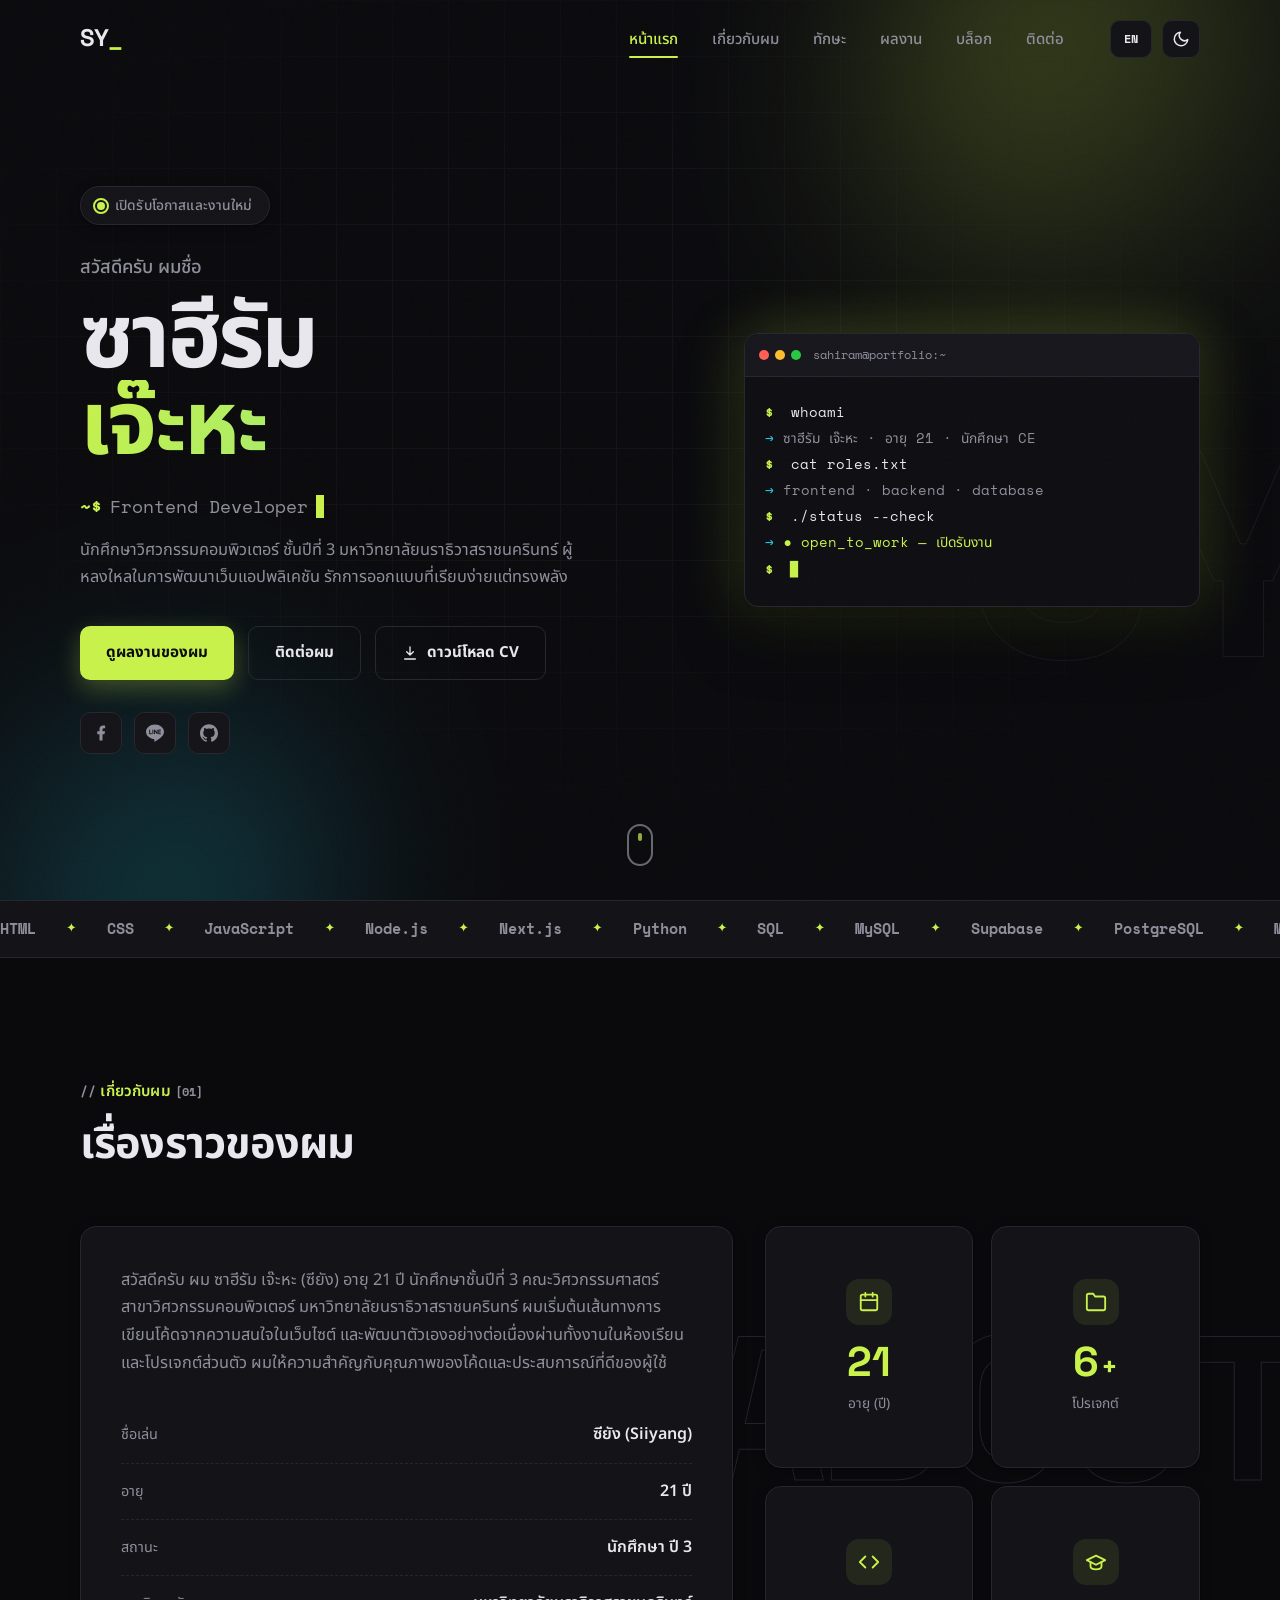
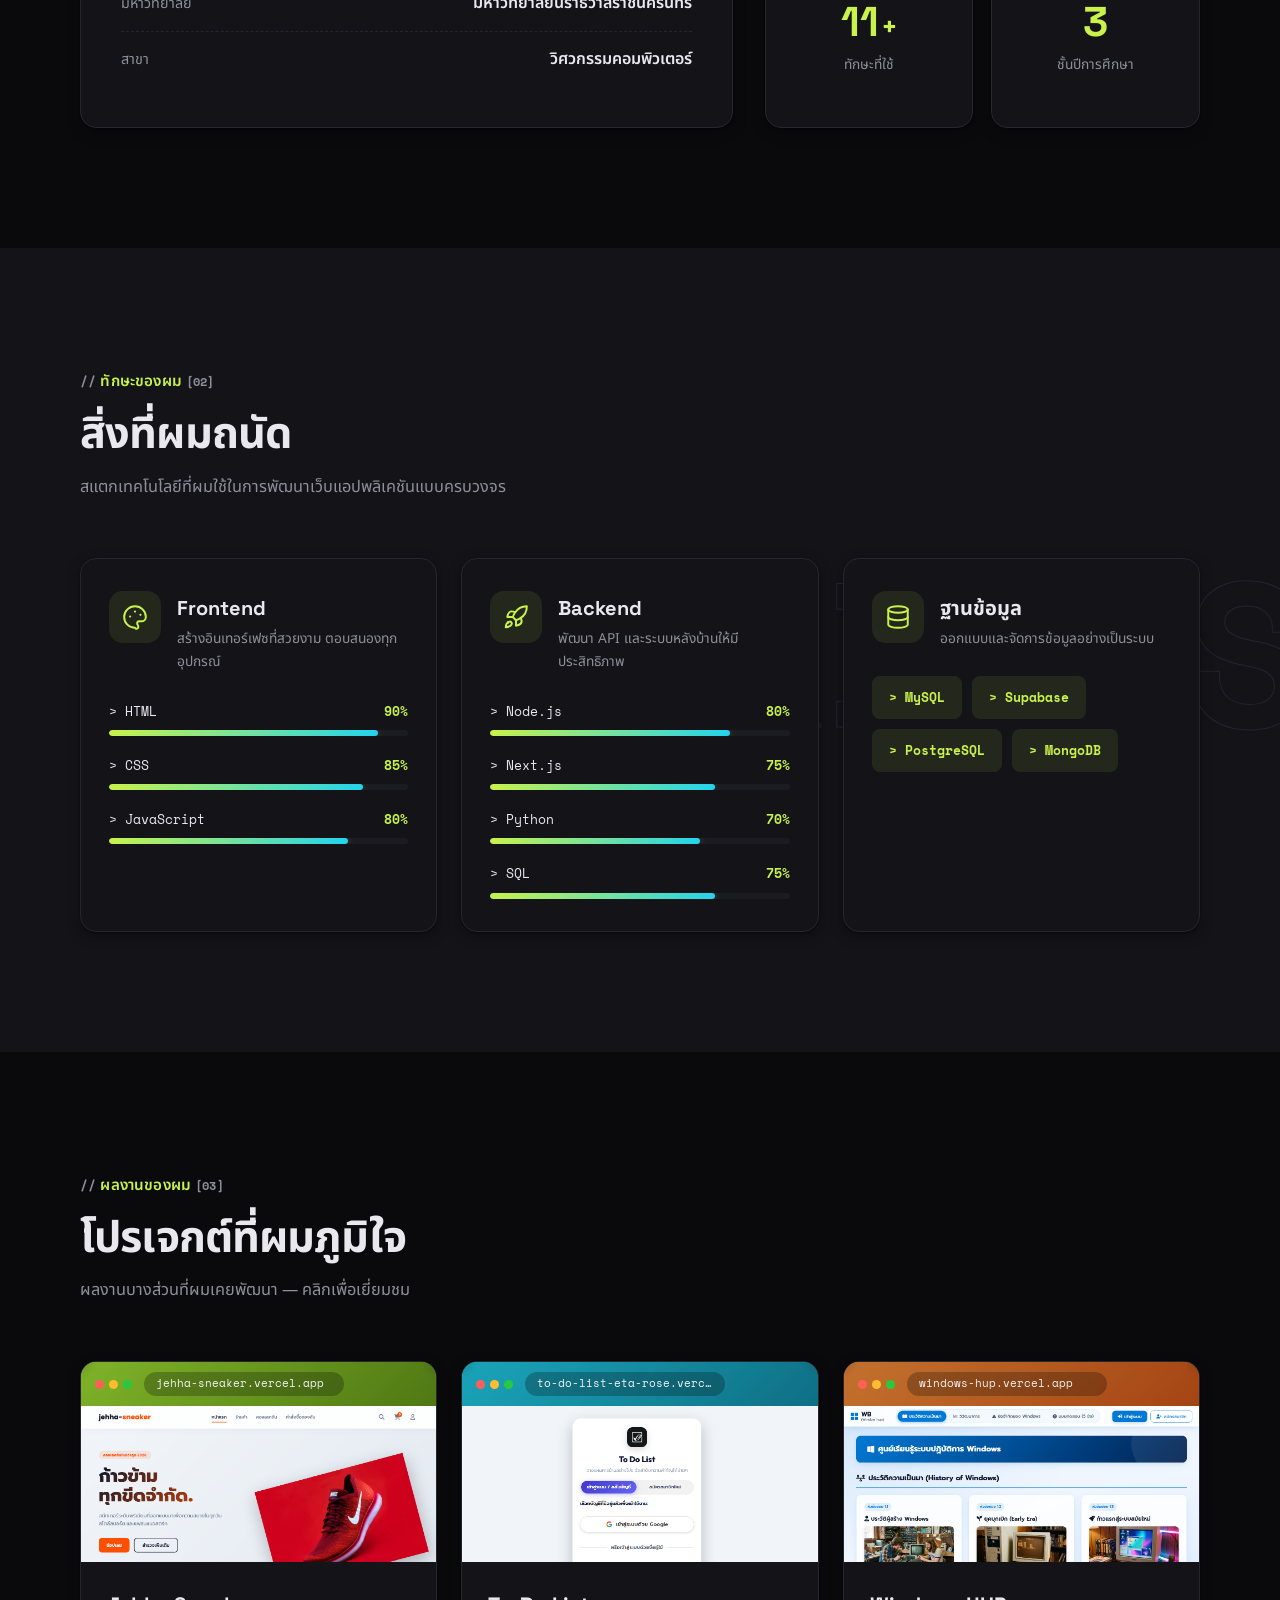
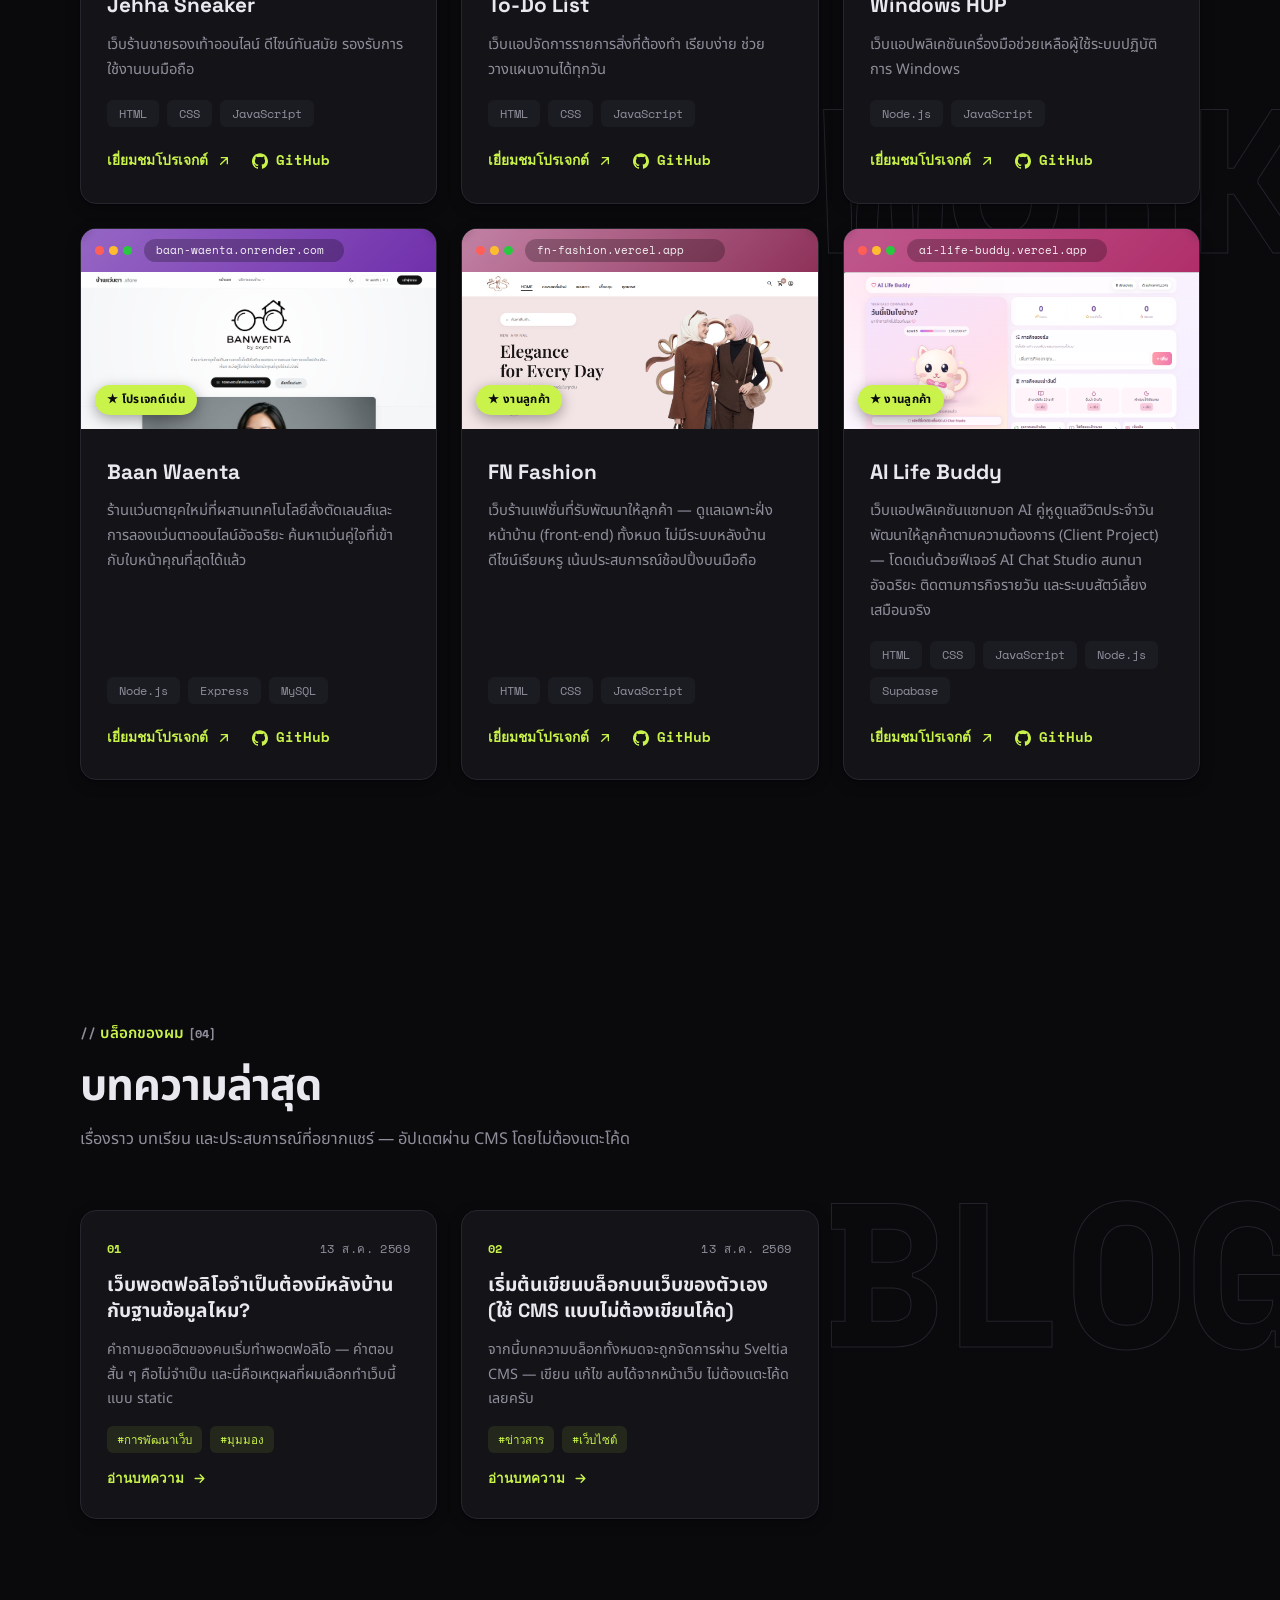
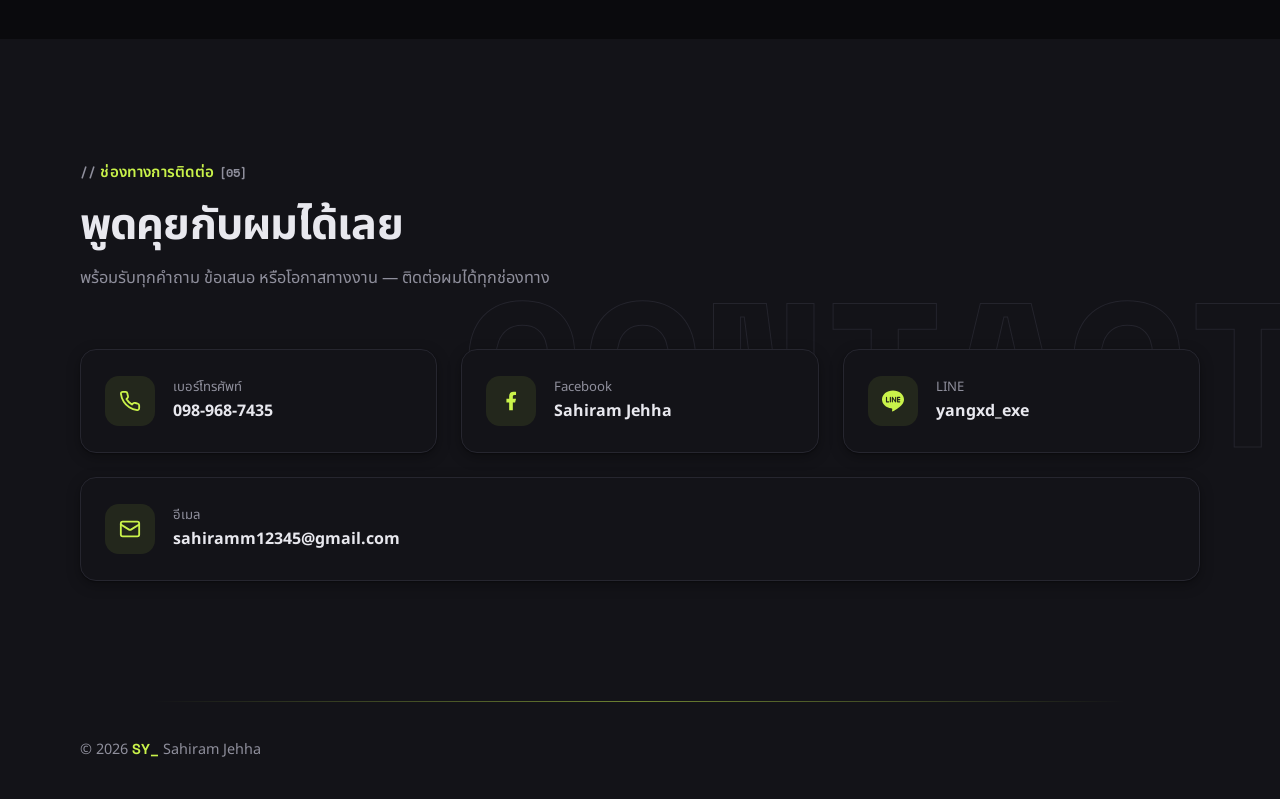
<file: index.html>
<!DOCTYPE html>
<html lang="th" data-theme="dark">
<head>
  <meta charset="UTF-8" />
  <meta name="viewport" content="width=device-width, initial-scale=1.0" />
  <title>Sahiram Jehha — Portfolio</title>
  <meta name="description" content="Portfolio of Sahiram Jehha — Computer Engineering student & web developer." />
  <meta name="theme-color" content="#0a0a0d" />
  <meta property="og:type" content="website" />
  <meta property="og:title" content="Sahiram Jehha — Portfolio" />
  <meta property="og:description" content="Portfolio of Sahiram Jehha — Computer Engineering student & web developer." />
  <meta property="og:locale" content="th_TH" />
  <link rel="icon" href="data:image/svg+xml,%3Csvg xmlns='http://www.w3.org/2000/svg' viewBox='0 0 100 100'%3E%3Crect width='100' height='100' rx='20' fill='%230a0a0d'/%3E%3Ctext x='50' y='66' font-size='42' font-family='Arial, sans-serif' font-weight='bold' fill='%23c9f24a' text-anchor='middle'%3ESY%3C/text%3E%3C/svg%3E" />

  <link rel="preconnect" href="https://fonts.googleapis.com" />
  <link rel="preconnect" href="https://fonts.gstatic.com" crossorigin />
  <link href="https://fonts.googleapis.com/css2?family=Space+Grotesk:wght@300;400;500;600;700&family=Space+Mono:wght@400;700&family=Noto+Sans+Thai:wght@300;400;500;600;700&display=swap" rel="stylesheet" />
  <link rel="stylesheet" href="style.css" />
  <noscript><style>.reveal { opacity: 1; transform: none; filter: none; }</style></noscript>
</head>
<body>

  <!-- Film grain overlay -->
  <div class="noise" aria-hidden="true"></div>

  <!-- Scroll progress -->
  <div class="scroll-progress" id="scrollProgress" aria-hidden="true"></div>

  <!-- ===== Navbar ===== -->
  <header class="navbar" id="navbar">
    <div class="container nav-inner">
      <a href="#home" class="logo" aria-label="Sahiram Jehha">SY<span class="logo-cursor">_</span></a>

      <nav class="nav-menu" id="navMenu" aria-label="Main navigation">
        <div class="nav-links">
          <a href="#home" class="nav-link active" data-i18n="nav.home">หน้าแรก</a>
          <a href="#about" class="nav-link" data-i18n="nav.about">เกี่ยวกับผม</a>
          <a href="#skills" class="nav-link" data-i18n="nav.skills">ทักษะ</a>
          <a href="#projects" class="nav-link" data-i18n="nav.projects">ผลงาน</a>
          <a href="#blog" class="nav-link" data-i18n="nav.blog">บล็อก</a>
          <a href="#contact" class="nav-link" data-i18n="nav.contact">ติดต่อ</a>
        </div>
        <div class="nav-actions">
          <button class="icon-btn lang-btn" id="langBtn" type="button" aria-label="Switch to English">EN</button>
          <button class="icon-btn" id="themeBtn" type="button" aria-label="Toggle theme">
            <svg class="icon-sun" viewBox="0 0 24 24" width="18" height="18" fill="none" stroke="currentColor" stroke-width="2" stroke-linecap="round" aria-hidden="true">
              <circle cx="12" cy="12" r="4.5"/><path d="M12 2v2.5M12 19.5V22M4.9 4.9l1.8 1.8M17.3 17.3l1.8 1.8M2 12h2.5M19.5 12H22M4.9 19.1l1.8-1.8M17.3 6.7l1.8-1.8"/>
            </svg>
            <svg class="icon-moon" viewBox="0 0 24 24" width="18" height="18" fill="none" stroke="currentColor" stroke-width="2" stroke-linecap="round" stroke-linejoin="round" aria-hidden="true">
              <path d="M21 12.8A9 9 0 1 1 11.2 3a7 7 0 0 0 9.8 9.8z"/>
            </svg>
          </button>
        </div>
      </nav>

      <button class="hamburger" id="menuBtn" type="button" aria-label="เปิดเมนู" aria-expanded="false" aria-controls="navMenu">
        <span></span><span></span><span></span>
      </button>
    </div>
  </header>

  <main>
    <!-- ===== Hero ===== -->
    <section class="hero" id="home">
      <div class="hero-bg" aria-hidden="true">
        <div class="blob blob-1"></div>
        <div class="blob blob-2"></div>
        <div class="grid-pattern"></div>
        <span class="outline-word outline-hero">SY</span>
      </div>

      <div class="container hero-inner">
        <div class="hero-text">
          <span class="hero-badge reveal">
            <span class="pulse-dot"></span>
            <span data-i18n="hero.available">เปิดรับโอกาสและงานใหม่</span>
          </span>

          <p class="hero-greeting reveal" data-i18n="hero.greeting">สวัสดีครับ ผมชื่อ</p>
          <h1 class="hero-name reveal">
            <span class="name-line" data-i18n="hero.nameLine1">ซาฮีรัม</span>
            <span class="name-line name-gradient" data-i18n="hero.nameLine2">เจ๊ะหะ</span>
          </h1>

          <div class="hero-role reveal">
            <span class="role-prompt" aria-hidden="true">~$</span>
            <span class="typing" id="typing" aria-hidden="true"></span><span class="cursor" aria-hidden="true"></span>
          </div>

          <p class="hero-desc reveal" data-i18n="hero.desc">
            นักศึกษาวิศวกรรมคอมพิวเตอร์ ชั้นปีที่ 3 มหาวิทยาลัยนราธิวาสราชนครินทร์
            ผู้หลงใหลในการพัฒนาเว็บแอปพลิเคชัน รักการออกแบบที่เรียบง่ายแต่ทรงพลัง
          </p>

          <div class="hero-cta reveal">
            <a href="#projects" class="btn btn-primary magnetic" data-i18n="hero.ctaWork">ดูผลงานของผม</a>
            <a href="#contact" class="btn btn-ghost" data-i18n="hero.ctaContact">ติดต่อผม</a>
            <a href="cv.html" class="btn btn-cv">
              <svg viewBox="0 0 24 24" width="16" height="16" fill="none" stroke="currentColor" stroke-width="2" stroke-linecap="round" stroke-linejoin="round" aria-hidden="true"><path d="M12 3v12M7 10l5 5 5-5M4 21h16"/></svg>
              <span data-i18n="hero.ctaCv">ดาวน์โหลด CV</span>
            </a>
          </div>

          <div class="hero-socials reveal">
            <a href="https://www.facebook.com/search/top?q=Sahiram%20Jehha" target="_blank" rel="noopener" aria-label="Facebook" class="social-btn magnetic">
              <svg viewBox="0 0 24 24" width="18" height="18" fill="currentColor" aria-hidden="true">
                <path d="M14 13.5h2.5l1-4H14v-2c0-1.03 0-2 2-2h1.5V2.14c-.326-.043-1.557-.14-2.857-.14C11.928 2 10 3.657 10 6.7v2.8H7v4h3V22h4v-8.5z"/>
              </svg>
            </a>
            <a href="https://line.me/ti/p/~yangxd_exe" target="_blank" rel="noopener" aria-label="LINE" class="social-btn magnetic">
              <svg viewBox="0 0 24 24" width="18" height="18" fill="currentColor" aria-hidden="true">
                <path d="M19.365 9.863c.349 0 .63.285.63.631 0 .345-.281.63-.63.63H17.61v1.125h1.755c.349 0 .63.283.63.63 0 .344-.281.629-.63.629h-2.386c-.345 0-.627-.285-.627-.629V8.108c0-.345.282-.63.63-.63h2.386c.346 0 .627.285.627.63 0 .349-.281.63-.63.63H17.61v1.125h1.755zm-3.855 3.016c0 .27-.174.51-.432.596-.064.021-.133.031-.199.031-.211 0-.391-.09-.51-.25l-2.443-3.317v2.94c0 .344-.279.629-.631.629-.346 0-.626-.285-.626-.629V8.108c0-.27.173-.51.43-.595.06-.023.136-.033.194-.033.195 0 .375.104.495.254l2.462 3.33V8.108c0-.345.282-.63.63-.63.345 0 .63.285.63.63v4.771zm-5.741 0c0 .344-.282.629-.631.629-.345 0-.627-.285-.627-.629V8.108c0-.345.282-.63.63-.63.346 0 .628.285.628.63v4.771zm-2.466.629H4.917c-.345 0-.63-.285-.63-.629V8.108c0-.345.285-.63.63-.63.348 0 .63.285.63.63v4.141h1.756c.348 0 .629.283.629.63 0 .344-.282.629-.629.629M24 10.314C24 4.943 18.615.572 12 .572S0 4.943 0 10.314c0 4.811 4.27 8.842 10.035 9.608.391.082.923.258 1.058.59.12.301.079.766.038 1.08l-.164 1.02c-.045.301-.24 1.186 1.049.645 1.291-.539 6.916-4.078 9.436-6.975C23.176 14.393 24 12.458 24 10.314"/>
              </svg>
            </a>
            <a href="https://github.com/Sxyannnnnnn07" target="_blank" rel="noopener" aria-label="GitHub" class="social-btn magnetic">
              <svg viewBox="0 0 24 24" width="18" height="18" fill="currentColor" aria-hidden="true">
                <path d="M12 .297c-6.63 0-12 5.373-12 12 0 5.303 3.438 9.8 8.205 11.385.6.113.82-.258.82-.577 0-.285-.01-1.04-.015-2.04-3.338.724-4.042-1.61-4.042-1.61C4.422 18.07 3.633 17.7 3.633 17.7c-1.087-.744.084-.729.084-.729 1.205.084 1.838 1.236 1.838 1.236 1.07 1.835 2.809 1.305 3.495.998.108-.776.417-1.305.76-1.605-2.665-.3-5.466-1.332-5.466-5.93 0-1.31.465-2.38 1.235-3.22-.135-.303-.54-1.523.105-3.176 0 0 1.005-.322 3.3 1.23.96-.267 1.98-.399 3-.405 1.02.006 2.04.138 3 .405 2.28-1.552 3.285-1.23 3.285-1.23.645 1.653.24 2.873.12 3.176.765.84 1.23 1.91 1.23 3.22 0 4.61-2.805 5.625-5.475 5.92.42.36.81 1.096.81 2.22 0 1.606-.015 2.896-.015 3.286 0 .315.21.69.825.57C20.565 22.092 24 17.592 24 12.297c0-6.627-5.373-12-12-12"/>
              </svg>
            </a>
          </div>
        </div>

        <div class="hero-terminal reveal">
          <div class="term-window">
            <div class="term-bar">
              <span class="term-dots"><i></i><i></i><i></i></span>
              <span class="term-title">sahiram@portfolio:~</span>
            </div>
            <div class="term-body">
              <p class="term-line"><span class="prompt">$</span> whoami</p>
              <p class="term-out" data-i18n="term.whoamiOut">ซาฮีรัม เจ๊ะหะ · อายุ 21 · นักศึกษา CE</p>
              <p class="term-line"><span class="prompt">$</span> cat roles.txt</p>
              <p class="term-out" data-i18n="term.catOut">frontend · backend · database</p>
              <p class="term-line"><span class="prompt">$</span> ./status --check</p>
              <p class="term-out term-ok" data-i18n="term.statusOut">● open_to_work — เปิดรับงาน</p>
              <p class="term-line"><span class="prompt">$</span><span class="term-cursor" aria-hidden="true">▊</span></p>
            </div>
          </div>
        </div>
      </div>

      <a href="#about" class="scroll-hint" aria-label="Scroll to about section">
        <span class="mouse" aria-hidden="true"><span class="wheel"></span></span>
      </a>
    </section>

    <!-- ===== Marquee ===== -->
    <div class="marquee" aria-hidden="true">
      <div class="marquee-track">
        <span>HTML</span><i>✦</i><span>CSS</span><i>✦</i><span>JavaScript</span><i>✦</i><span>Node.js</span><i>✦</i><span>Next.js</span><i>✦</i><span>Python</span><i>✦</i><span>SQL</span><i>✦</i><span>MySQL</span><i>✦</i><span>Supabase</span><i>✦</i><span>PostgreSQL</span><i>✦</i><span>MongoDB</span><i>✦</i>
        <span>HTML</span><i>✦</i><span>CSS</span><i>✦</i><span>JavaScript</span><i>✦</i><span>Node.js</span><i>✦</i><span>Next.js</span><i>✦</i><span>Python</span><i>✦</i><span>SQL</span><i>✦</i><span>MySQL</span><i>✦</i><span>Supabase</span><i>✦</i><span>PostgreSQL</span><i>✦</i><span>MongoDB</span><i>✦</i>
      </div>
    </div>

    <!-- ===== About ===== -->
    <section class="section" id="about">
      <span class="outline-word" aria-hidden="true">ABOUT</span>
      <div class="container">
        <div class="section-head reveal">
          <p class="section-label">
            <span class="sl-slash">//</span> <span data-i18n="about.tag">เกี่ยวกับผม</span> <span class="section-num">[01]</span>
          </p>
          <h2 class="section-title" data-i18n="about.title">เรื่องราวของผม</h2>
        </div>

        <div class="about-grid">
          <div class="about-card reveal">
            <p class="about-bio" data-i18n="about.bio">
              สวัสดีครับ ผม ซาฮีรัม เจ๊ะหะ (ซียัง) อายุ 21 ปี
              นักศึกษาชั้นปีที่ 3 คณะวิศวกรรมศาสตร์ สาขาวิศวกรรมคอมพิวเตอร์
              มหาวิทยาลัยนราธิวาสราชนครินทร์
              ผมเริ่มต้นเส้นทางการเขียนโค้ดจากความสนใจในเว็บไซต์
              และพัฒนาตัวเองอย่างต่อเนื่องผ่านทั้งงานในห้องเรียนและโปรเจกต์ส่วนตัว
              ผมให้ความสำคัญกับคุณภาพของโค้ดและประสบการณ์ที่ดีของผู้ใช้
            </p>
            <ul class="facts">
              <li><span class="fact-label" data-i18n="about.fNick">ชื่อเล่น</span><span class="fact-value">ซียัง (Siiyang)</span></li>
              <li><span class="fact-label" data-i18n="about.fAge">อายุ</span><span class="fact-value">21 ปี</span></li>
              <li><span class="fact-label" data-i18n="about.fStatus">สถานะ</span><span class="fact-value" data-i18n="about.fStatusValue">นักศึกษา ปี 3</span></li>
              <li><span class="fact-label" data-i18n="about.fUni">มหาวิทยาลัย</span><span class="fact-value" data-i18n="about.fUniValue">มหาวิทยาลัยนราธิวาสราชนครินทร์</span></li>
              <li><span class="fact-label" data-i18n="about.fMajor">สาขา</span><span class="fact-value" data-i18n="about.fMajorValue">วิศวกรรมคอมพิวเตอร์</span></li>
            </ul>
          </div>

          <div class="stats reveal">
            <div class="stat-card">
              <span class="stat-icon" aria-hidden="true">
                <svg viewBox="0 0 24 24" fill="none" stroke="currentColor" stroke-width="2" stroke-linecap="round" stroke-linejoin="round">
                  <rect x="3" y="4" width="18" height="17" rx="2"/>
                  <path d="M16 2v4M8 2v4M3 10h18"/>
                </svg>
              </span>
              <span class="stat-value"><span class="stat-num" data-count="21">0</span></span>
              <span class="stat-label" data-i18n="stats.age">อายุ (ปี)</span>
            </div>
            <div class="stat-card">
              <span class="stat-icon" aria-hidden="true">
                <svg viewBox="0 0 24 24" fill="none" stroke="currentColor" stroke-width="2" stroke-linecap="round" stroke-linejoin="round">
                  <path d="M22 19a2 2 0 0 1-2 2H4a2 2 0 0 1-2-2V5a2 2 0 0 1 2-2h5l2 3h9a2 2 0 0 1 2 2z"/>
                </svg>
              </span>
              <span class="stat-value"><span class="stat-num" data-count="6">0</span><span class="stat-plus">+</span></span>
              <span class="stat-label" data-i18n="stats.projects">โปรเจกต์</span>
            </div>
            <div class="stat-card">
              <span class="stat-icon" aria-hidden="true">
                <svg viewBox="0 0 24 24" fill="none" stroke="currentColor" stroke-width="2" stroke-linecap="round" stroke-linejoin="round">
                  <path d="m8 6-6 6 6 6M16 6l6 6-6 6"/>
                </svg>
              </span>
              <span class="stat-value"><span class="stat-num" data-count="11">0</span><span class="stat-plus">+</span></span>
              <span class="stat-label" data-i18n="stats.skills">ทักษะที่ใช้</span>
            </div>
            <div class="stat-card">
              <span class="stat-icon" aria-hidden="true">
                <svg viewBox="0 0 24 24" fill="none" stroke="currentColor" stroke-width="2" stroke-linecap="round" stroke-linejoin="round">
                  <path d="M22 10 12 5 2 10l10 5 10-5z"/>
                  <path d="M6 12v5c0 1.7 2.7 3 6 3s6-1.3 6-3v-5"/>
                </svg>
              </span>
              <span class="stat-value"><span class="stat-num" data-count="3">0</span></span>
              <span class="stat-label" data-i18n="stats.year">ชั้นปีการศึกษา</span>
            </div>
          </div>
        </div>
      </div>
    </section>

    <!-- ===== Skills ===== -->
    <section class="section section-alt" id="skills">
      <span class="outline-word" aria-hidden="true">SKILLS</span>
      <div class="container">
        <div class="section-head reveal">
          <p class="section-label">
            <span class="sl-slash">//</span> <span data-i18n="skills.tag">ทักษะของผม</span> <span class="section-num">[02]</span>
          </p>
          <h2 class="section-title" data-i18n="skills.title">สิ่งที่ผมถนัด</h2>
          <p class="section-sub" data-i18n="skills.sub">สแตกเทคโนโลยีที่ผมใช้ในการพัฒนาเว็บแอปพลิเคชันแบบครบวงจร</p>
        </div>

        <div class="skills-grid">
          <article class="skill-card reveal">
            <div class="skill-head">
              <span class="skill-icon" aria-hidden="true">
                <svg viewBox="0 0 24 24" width="26" height="26" fill="none" stroke="currentColor" stroke-width="1.8" stroke-linecap="round" stroke-linejoin="round">
                  <path d="M12 22a10 10 0 1 1 10-10c0 2.2-1.8 4-4 4h-2a2 2 0 0 0-2 2c0 .5.2 1 .5 1.4.4.4.5.9.5 1.6A1.6 1.6 0 0 1 12 22z"/>
                  <circle cx="7.5" cy="11.5" r="1" fill="currentColor" stroke="none"/>
                  <circle cx="12" cy="7" r="1" fill="currentColor" stroke="none"/>
                  <circle cx="17" cy="10" r="1" fill="currentColor" stroke="none"/>
                </svg>
              </span>
              <div>
                <h3 data-i18n="skills.frontend">Frontend</h3>
                <p data-i18n="skills.frontendDesc">สร้างอินเทอร์เฟซที่สวยงาม ตอบสนองทุกอุปกรณ์</p>
              </div>
            </div>
            <div class="skill-bars">
              <div class="skill-bar">
                <div class="bar-top"><span>&gt; HTML</span><span>90%</span></div>
                <div class="bar"><div class="bar-fill" style="--w:90%"></div></div>
              </div>
              <div class="skill-bar">
                <div class="bar-top"><span>&gt; CSS</span><span>85%</span></div>
                <div class="bar"><div class="bar-fill" style="--w:85%"></div></div>
              </div>
              <div class="skill-bar">
                <div class="bar-top"><span>&gt; JavaScript</span><span>80%</span></div>
                <div class="bar"><div class="bar-fill" style="--w:80%"></div></div>
              </div>
            </div>
          </article>

          <article class="skill-card reveal" style="--d:.1s">
            <div class="skill-head">
              <span class="skill-icon" aria-hidden="true">
                <svg viewBox="0 0 24 24" width="26" height="26" fill="none" stroke="currentColor" stroke-width="1.8" stroke-linecap="round" stroke-linejoin="round">
                  <path d="M4.5 16.5c-1.5 1.3-2 5-2 5s3.7-.5 5-2c.7-.8.7-2 0-2.8-.8-.7-2.2-.7-3 .8z"/>
                  <path d="M12 15l-3-3a22 22 0 0 1 2-3.9A12.9 12.9 0 0 1 22 2c0 2.7-.7 7.9-6 11a22 22 0 0 1-4 2z"/>
                  <path d="M9 12H4s.6-3.3 2-4.5c1.6-1.4 5 0 5 0"/>
                  <path d="M12 15v5s3.3-.6 4.5-2c1.4-1.6 0-5 0-5"/>
                </svg>
              </span>
              <div>
                <h3 data-i18n="skills.backend">Backend</h3>
                <p data-i18n="skills.backendDesc">พัฒนา API และระบบหลังบ้านให้มีประสิทธิภาพ</p>
              </div>
            </div>
            <div class="skill-bars">
              <div class="skill-bar">
                <div class="bar-top"><span>&gt; Node.js</span><span>80%</span></div>
                <div class="bar"><div class="bar-fill" style="--w:80%"></div></div>
              </div>
              <div class="skill-bar">
                <div class="bar-top"><span>&gt; Next.js</span><span>75%</span></div>
                <div class="bar"><div class="bar-fill" style="--w:75%"></div></div>
              </div>
              <div class="skill-bar">
                <div class="bar-top"><span>&gt; Python</span><span>70%</span></div>
                <div class="bar"><div class="bar-fill" style="--w:70%"></div></div>
              </div>
              <div class="skill-bar">
                <div class="bar-top"><span>&gt; SQL</span><span>75%</span></div>
                <div class="bar"><div class="bar-fill" style="--w:75%"></div></div>
              </div>
            </div>
          </article>

          <article class="skill-card reveal" style="--d:.2s">
            <div class="skill-head">
              <span class="skill-icon" aria-hidden="true">
                <svg viewBox="0 0 24 24" width="26" height="26" fill="none" stroke="currentColor" stroke-width="1.8" stroke-linecap="round" stroke-linejoin="round">
                  <ellipse cx="12" cy="5" rx="9" ry="3"/>
                  <path d="M3 5v14a9 3 0 0 0 18 0V5"/>
                  <path d="M3 12a9 3 0 0 0 18 0"/>
                </svg>
              </span>
              <div>
                <h3 data-i18n="skills.database">ฐานข้อมูล</h3>
                <p data-i18n="skills.databaseDesc">ออกแบบและจัดการข้อมูลอย่างเป็นระบบ</p>
              </div>
            </div>
            <div class="skill-tags">
              <span class="tag">&gt; MySQL</span>
              <span class="tag">&gt; Supabase</span>
              <span class="tag">&gt; PostgreSQL</span>
              <span class="tag">&gt; MongoDB</span>
            </div>
          </article>
        </div>
      </div>
    </section>

    <!-- ===== Projects ===== -->
    <section class="section" id="projects">
      <span class="outline-word" aria-hidden="true">WORK</span>
      <div class="container">
        <div class="section-head reveal">
          <p class="section-label">
            <span class="sl-slash">//</span> <span data-i18n="projects.tag">ผลงานของผม</span> <span class="section-num">[03]</span>
          </p>
          <h2 class="section-title" data-i18n="projects.title">โปรเจกต์ที่ผมภูมิใจ</h2>
          <p class="section-sub" data-i18n="projects.sub">ผลงานบางส่วนที่ผมเคยพัฒนา — คลิกเพื่อเยี่ยมชม</p>
        </div>

        <div class="projects-grid">
          <article class="project-card reveal">
            <a class="project-cover cover-1" href="https://jehha-sneaker.vercel.app/" target="_blank" rel="noopener" aria-label="Jehha Sneaker">
              <div class="browser-bar" aria-hidden="true">
                <span class="browser-dots"><i></i><i></i><i></i></span>
                <span class="browser-url">jehha-sneaker.vercel.app</span>
              </div>
              <div class="cover-screen">
                <img class="cover-img" src="assets/projects/sneaker.png" alt="" loading="lazy" />
              </div>
              <span class="cover-overlay" aria-hidden="true">
                <svg viewBox="0 0 24 24" width="16" height="16" fill="none" stroke="currentColor" stroke-width="2.4" stroke-linecap="round" stroke-linejoin="round"><path d="M7 17 17 7M8 7h9v9"/></svg>
              </span>
            </a>
            <div class="project-body">
              <h3>Jehha Sneaker</h3>
              <p data-i18n="projects.p1">เว็บร้านขายรองเท้าออนไลน์ ดีไซน์ทันสมัย รองรับการใช้งานบนมือถือ</p>
              <div class="project-tags">
                <span>HTML</span><span>CSS</span><span>JavaScript</span>
              </div>
              <div class="project-links">
                <a class="project-link" href="https://jehha-sneaker.vercel.app/" target="_blank" rel="noopener">
                  <span data-i18n="projects.view">เยี่ยมชมโปรเจกต์</span>
                  <svg viewBox="0 0 24 24" width="16" height="16" fill="none" stroke="currentColor" stroke-width="2" stroke-linecap="round" stroke-linejoin="round" aria-hidden="true"><path d="M7 17 17 7M8 7h9v9"/></svg>
                </a>
                <a class="project-link" href="https://github.com/Sxyannnnnnn07/shoeshop-ecommerce" target="_blank" rel="noopener">
                  <svg viewBox="0 0 24 24" width="16" height="16" fill="currentColor" aria-hidden="true"><path d="M12 .297c-6.63 0-12 5.373-12 12 0 5.303 3.438 9.8 8.205 11.385.6.113.82-.258.82-.577 0-.285-.01-1.04-.015-2.04-3.338.724-4.042-1.61-4.042-1.61C4.422 18.07 3.633 17.7 3.633 17.7c-1.087-.744.084-.729.084-.729 1.205.084 1.838 1.236 1.838 1.236 1.07 1.835 2.809 1.305 3.495.998.108-.776.417-1.305.76-1.605-2.665-.3-5.466-1.332-5.466-5.93 0-1.31.465-2.38 1.235-3.22-.135-.303-.54-1.523.105-3.176 0 0 1.005-.322 3.3 1.23.96-.267 1.98-.399 3-.405 1.02.006 2.04.138 3 .405 2.28-1.552 3.285-1.23 3.285-1.23.645 1.653.24 2.873.12 3.176.765.84 1.23 1.91 1.23 3.22 0 4.61-2.805 5.625-5.475 5.92.42.36.81 1.096.81 2.22 0 1.606-.015 2.896-.015 3.286 0 .315.21.69.825.57C20.565 22.092 24 17.592 24 12.297c0-6.627-5.373-12-12-12"/></svg>
                  GitHub
                </a>
              </div>
            </div>
          </article>

          <article class="project-card reveal" style="--d:.1s">
            <a class="project-cover cover-2" href="https://to-do-list-eta-rose.vercel.app/" target="_blank" rel="noopener" aria-label="To-Do List">
              <div class="browser-bar" aria-hidden="true">
                <span class="browser-dots"><i></i><i></i><i></i></span>
                <span class="browser-url">to-do-list-eta-rose.vercel.app</span>
              </div>
              <div class="cover-screen">
                <img class="cover-img" src="assets/projects/todo.png" alt="" loading="lazy" />
              </div>
              <span class="cover-overlay" aria-hidden="true">
                <svg viewBox="0 0 24 24" width="16" height="16" fill="none" stroke="currentColor" stroke-width="2.4" stroke-linecap="round" stroke-linejoin="round"><path d="M7 17 17 7M8 7h9v9"/></svg>
              </span>
            </a>
            <div class="project-body">
              <h3>To-Do List</h3>
              <p data-i18n="projects.p2">เว็บแอปจัดการรายการสิ่งที่ต้องทำ เรียบง่าย ช่วยวางแผนงานได้ทุกวัน</p>
              <div class="project-tags">
                <span>HTML</span><span>CSS</span><span>JavaScript</span>
              </div>
              <div class="project-links">
                <a class="project-link" href="https://to-do-list-eta-rose.vercel.app/" target="_blank" rel="noopener">
                  <span data-i18n="projects.view">เยี่ยมชมโปรเจกต์</span>
                  <svg viewBox="0 0 24 24" width="16" height="16" fill="none" stroke="currentColor" stroke-width="2" stroke-linecap="round" stroke-linejoin="round" aria-hidden="true"><path d="M7 17 17 7M8 7h9v9"/></svg>
                </a>
                <a class="project-link" href="https://github.com/Sxyannnnnnn07/To-do-list" target="_blank" rel="noopener">
                  <svg viewBox="0 0 24 24" width="16" height="16" fill="currentColor" aria-hidden="true"><path d="M12 .297c-6.63 0-12 5.373-12 12 0 5.303 3.438 9.8 8.205 11.385.6.113.82-.258.82-.577 0-.285-.01-1.04-.015-2.04-3.338.724-4.042-1.61-4.042-1.61C4.422 18.07 3.633 17.7 3.633 17.7c-1.087-.744.084-.729.084-.729 1.205.084 1.838 1.236 1.838 1.236 1.07 1.835 2.809 1.305 3.495.998.108-.776.417-1.305.76-1.605-2.665-.3-5.466-1.332-5.466-5.93 0-1.31.465-2.38 1.235-3.22-.135-.303-.54-1.523.105-3.176 0 0 1.005-.322 3.3 1.23.96-.267 1.98-.399 3-.405 1.02.006 2.04.138 3 .405 2.28-1.552 3.285-1.23 3.285-1.23.645 1.653.24 2.873.12 3.176.765.84 1.23 1.91 1.23 3.22 0 4.61-2.805 5.625-5.475 5.92.42.36.81 1.096.81 2.22 0 1.606-.015 2.896-.015 3.286 0 .315.21.69.825.57C20.565 22.092 24 17.592 24 12.297c0-6.627-5.373-12-12-12"/></svg>
                  GitHub
                </a>
              </div>
            </div>
          </article>

          <article class="project-card reveal" style="--d:.2s">
            <a class="project-cover cover-3" href="https://windows-hup.vercel.app/" target="_blank" rel="noopener" aria-label="Windows HUP">
              <div class="browser-bar" aria-hidden="true">
                <span class="browser-dots"><i></i><i></i><i></i></span>
                <span class="browser-url">windows-hup.vercel.app</span>
              </div>
              <div class="cover-screen">
                <img class="cover-img" src="assets/projects/winhup.png" alt="" loading="lazy" />
              </div>
              <span class="cover-overlay" aria-hidden="true">
                <svg viewBox="0 0 24 24" width="16" height="16" fill="none" stroke="currentColor" stroke-width="2.4" stroke-linecap="round" stroke-linejoin="round"><path d="M7 17 17 7M8 7h9v9"/></svg>
              </span>
            </a>
            <div class="project-body">
              <h3>Windows HUP</h3>
              <p data-i18n="projects.p3">เว็บแอปพลิเคชันเครื่องมือช่วยเหลือผู้ใช้ระบบปฏิบัติการ Windows</p>
              <div class="project-tags">
                <span>Node.js</span><span>JavaScript</span>
              </div>
              <div class="project-links">
                <a class="project-link" href="https://windows-hup.vercel.app/" target="_blank" rel="noopener">
                  <span data-i18n="projects.view">เยี่ยมชมโปรเจกต์</span>
                  <svg viewBox="0 0 24 24" width="16" height="16" fill="none" stroke="currentColor" stroke-width="2" stroke-linecap="round" stroke-linejoin="round" aria-hidden="true"><path d="M7 17 17 7M8 7h9v9"/></svg>
                </a>
                <a class="project-link" href="https://github.com/Sxyannnnnnn07/windows-hup" target="_blank" rel="noopener">
                  <svg viewBox="0 0 24 24" width="16" height="16" fill="currentColor" aria-hidden="true"><path d="M12 .297c-6.63 0-12 5.373-12 12 0 5.303 3.438 9.8 8.205 11.385.6.113.82-.258.82-.577 0-.285-.01-1.04-.015-2.04-3.338.724-4.042-1.61-4.042-1.61C4.422 18.07 3.633 17.7 3.633 17.7c-1.087-.744.084-.729.084-.729 1.205.084 1.838 1.236 1.838 1.236 1.07 1.835 2.809 1.305 3.495.998.108-.776.417-1.305.76-1.605-2.665-.3-5.466-1.332-5.466-5.93 0-1.31.465-2.38 1.235-3.22-.135-.303-.54-1.523.105-3.176 0 0 1.005-.322 3.3 1.23.96-.267 1.98-.399 3-.405 1.02.006 2.04.138 3 .405 2.28-1.552 3.285-1.23 3.285-1.23.645 1.653.24 2.873.12 3.176.765.84 1.23 1.91 1.23 3.22 0 4.61-2.805 5.625-5.475 5.92.42.36.81 1.096.81 2.22 0 1.606-.015 2.896-.015 3.286 0 .315.21.69.825.57C20.565 22.092 24 17.592 24 12.297c0-6.627-5.373-12-12-12"/></svg>
                  GitHub
                </a>
              </div>
            </div>
          </article>

          <article class="project-card reveal" style="--d:.3s">
            <a class="project-cover cover-4" href="https://baan-waenta.onrender.com/" target="_blank" rel="noopener" aria-label="Baan Waenta">
              <span class="cover-badge" data-i18n="projects.featured">★ โปรเจกต์เด่น</span>
              <div class="browser-bar" aria-hidden="true">
                <span class="browser-dots"><i></i><i></i><i></i></span>
                <span class="browser-url">baan-waenta.onrender.com</span>
              </div>
              <div class="cover-screen">
                <img class="cover-img" src="assets/projects/baan-waenta.png" alt="" loading="lazy" />
              </div>
              <span class="cover-overlay" aria-hidden="true">
                <svg viewBox="0 0 24 24" width="16" height="16" fill="none" stroke="currentColor" stroke-width="2.4" stroke-linecap="round" stroke-linejoin="round"><path d="M7 17 17 7M8 7h9v9"/></svg>
              </span>
            </a>
            <div class="project-body">
              <h3>Baan Waenta</h3>
              <p data-i18n="projects.p4">ร้านแว่นตายุคใหม่ที่ผสานเทคโนโลยีสั่งตัดเลนส์และการลองแว่นตาออนไลน์อัจฉริยะ ค้นหาแว่นคู่ใจที่เข้ากับใบหน้าคุณที่สุดได้แล้ว</p>
              <div class="project-tags">
                <span>Node.js</span><span>Express</span><span>MySQL</span>
              </div>
              <div class="project-links">
                <a class="project-link" href="https://baan-waenta.onrender.com/" target="_blank" rel="noopener">
                  <span data-i18n="projects.view">เยี่ยมชมโปรเจกต์</span>
                  <svg viewBox="0 0 24 24" width="16" height="16" fill="none" stroke="currentColor" stroke-width="2" stroke-linecap="round" stroke-linejoin="round" aria-hidden="true"><path d="M7 17 17 7M8 7h9v9"/></svg>
                </a>
                <a class="project-link" href="https://github.com/Sxyannnnnnn07/baan-waenta" target="_blank" rel="noopener">
                  <svg viewBox="0 0 24 24" width="16" height="16" fill="currentColor" aria-hidden="true"><path d="M12 .297c-6.63 0-12 5.373-12 12 0 5.303 3.438 9.8 8.205 11.385.6.113.82-.258.82-.577 0-.285-.01-1.04-.015-2.04-3.338.724-4.042-1.61-4.042-1.61C4.422 18.07 3.633 17.7 3.633 17.7c-1.087-.744.084-.729.084-.729 1.205.084 1.838 1.236 1.838 1.236 1.07 1.835 2.809 1.305 3.495.998.108-.776.417-1.305.76-1.605-2.665-.3-5.466-1.332-5.466-5.93 0-1.31.465-2.38 1.235-3.22-.135-.303-.54-1.523.105-3.176 0 0 1.005-.322 3.3 1.23.96-.267 1.98-.399 3-.405 1.02.006 2.04.138 3 .405 2.28-1.552 3.285-1.23 3.285-1.23.645 1.653.24 2.873.12 3.176.765.84 1.23 1.91 1.23 3.22 0 4.61-2.805 5.625-5.475 5.92.42.36.81 1.096.81 2.22 0 1.606-.015 2.896-.015 3.286 0 .315.21.69.825.57C20.565 22.092 24 17.592 24 12.297c0-6.627-5.373-12-12-12"/></svg>
                  GitHub
                </a>
              </div>
            </div>
          </article>

          <article class="project-card reveal" style="--d:.4s">
            <a class="project-cover cover-5" href="https://fn-fashion.vercel.app/" target="_blank" rel="noopener" aria-label="FN Fashion">
              <span class="cover-badge" data-i18n="projects.client">★ งานลูกค้า</span>
              <div class="browser-bar" aria-hidden="true">
                <span class="browser-dots"><i></i><i></i><i></i></span>
                <span class="browser-url">fn-fashion.vercel.app</span>
              </div>
              <div class="cover-screen">
                <img class="cover-img" src="assets/projects/fn-fashion.png" alt="" loading="lazy" />
              </div>
              <span class="cover-overlay" aria-hidden="true">
                <svg viewBox="0 0 24 24" width="16" height="16" fill="none" stroke="currentColor" stroke-width="2.4" stroke-linecap="round" stroke-linejoin="round"><path d="M7 17 17 7M8 7h9v9"/></svg>
              </span>
            </a>
            <div class="project-body">
              <h3>FN Fashion</h3>
              <p data-i18n="projects.p5">เว็บร้านแฟชั่นที่รับพัฒนาให้ลูกค้า — ดูแลเฉพาะฝั่งหน้าบ้าน (front-end) ทั้งหมด ไม่มีระบบหลังบ้าน ดีไซน์เรียบหรู เน้นประสบการณ์ช้อปปิ้งบนมือถือ</p>
              <div class="project-tags">
                <span>HTML</span><span>CSS</span><span>JavaScript</span>
              </div>
              <div class="project-links">
                <a class="project-link" href="https://fn-fashion.vercel.app/" target="_blank" rel="noopener">
                  <span data-i18n="projects.view">เยี่ยมชมโปรเจกต์</span>
                  <svg viewBox="0 0 24 24" width="16" height="16" fill="none" stroke="currentColor" stroke-width="2" stroke-linecap="round" stroke-linejoin="round" aria-hidden="true"><path d="M7 17 17 7M8 7h9v9"/></svg>
                </a>
                <a class="project-link" href="https://github.com/Sxyannnnnnn07/fn" target="_blank" rel="noopener">
                  <svg viewBox="0 0 24 24" width="16" height="16" fill="currentColor" aria-hidden="true"><path d="M12 .297c-6.63 0-12 5.373-12 12 0 5.303 3.438 9.8 8.205 11.385.6.113.82-.258.82-.577 0-.285-.01-1.04-.015-2.04-3.338.724-4.042-1.61-4.042-1.61C4.422 18.07 3.633 17.7 3.633 17.7c-1.087-.744.084-.729.084-.729 1.205.084 1.838 1.236 1.838 1.236 1.07 1.835 2.809 1.305 3.495.998.108-.776.417-1.305.76-1.605-2.665-.3-5.466-1.332-5.466-5.93 0-1.31.465-2.38 1.235-3.22-.135-.303-.54-1.523.105-3.176 0 0 1.005-.322 3.3 1.23.96-.267 1.98-.399 3-.405 1.02.006 2.04.138 3 .405 2.28-1.552 3.285-1.23 3.285-1.23.645 1.653.24 2.873.12 3.176.765.84 1.23 1.91 1.23 3.22 0 4.61-2.805 5.625-5.475 5.92.42.36.81 1.096.81 2.22 0 1.606-.015 2.896-.015 3.286 0 .315.21.69.825.57C20.565 22.092 24 17.592 24 12.297c0-6.627-5.373-12-12-12"/></svg>
                  GitHub
                </a>
              </div>
            </div>
          </article>

          <article class="project-card reveal" style="--d:.5s">
            <a class="project-cover cover-6" href="https://ai-life-buddy.vercel.app/" target="_blank" rel="noopener" aria-label="AI Life Buddy">
              <span class="cover-badge" data-i18n="projects.client">★ งานลูกค้า</span>
              <div class="browser-bar" aria-hidden="true">
                <span class="browser-dots"><i></i><i></i><i></i></span>
                <span class="browser-url">ai-life-buddy.vercel.app</span>
              </div>
              <div class="cover-screen">
                <img class="cover-img" src="assets/projects/ai-life-buddy.png" alt="AI Life Buddy" loading="lazy" />
              </div>
              <span class="cover-overlay" aria-hidden="true">
                <svg viewBox="0 0 24 24" width="16" height="16" fill="none" stroke="currentColor" stroke-width="2.4" stroke-linecap="round" stroke-linejoin="round"><path d="M7 17 17 7M8 7h9v9"/></svg>
              </span>
            </a>
            <div class="project-body">
              <h3>AI Life Buddy</h3>
              <p data-i18n="projects.p6">เว็บแอปพลิเคชันแชทบอท AI คู่หูดูแลชีวิตประจำวัน พัฒนาให้ลูกค้าตามความต้องการ (Client Project) — โดดเด่นด้วยฟีเจอร์ AI Chat Studio สนทนาอัจฉริยะ ติดตามภารกิจรายวัน และระบบสัตว์เลี้ยงเสมือนจริง</p>
              <div class="project-tags">
                <span>HTML</span><span>CSS</span><span>JavaScript</span><span>Node.js</span><span>Supabase</span>
              </div>
              <div class="project-links">
                <a class="project-link" href="https://ai-life-buddy.vercel.app/" target="_blank" rel="noopener">
                  <span data-i18n="projects.view">เยี่ยมชมโปรเจกต์</span>
                  <svg viewBox="0 0 24 24" width="16" height="16" fill="none" stroke="currentColor" stroke-width="2" stroke-linecap="round" stroke-linejoin="round" aria-hidden="true"><path d="M7 17 17 7M8 7h9v9"/></svg>
                </a>
                <a class="project-link" href="https://github.com/Sxyannnnnnn07/ai-life-buddy" target="_blank" rel="noopener">
                  <svg viewBox="0 0 24 24" width="16" height="16" fill="currentColor" aria-hidden="true"><path d="M12 .297c-6.63 0-12 5.373-12 12 0 5.303 3.438 9.8 8.205 11.385.6.113.82-.258.82-.577 0-.285-.01-1.04-.015-2.04-3.338.724-4.042-1.61-4.042-1.61C4.422 18.07 3.633 17.7 3.633 17.7c-1.087-.744.084-.729.084-.729 1.205.084 1.838 1.236 1.838 1.236 1.07 1.835 2.809 1.305 3.495.998.108-.776.417-1.305.76-1.605-2.665-.3-5.466-1.332-5.466-5.93 0-1.31.465-2.38 1.235-3.22-.135-.303-.54-1.523.105-3.176 0 0 1.005-.322 3.3 1.23.96-.267 1.98-.399 3-.405 1.02.006 2.04.138 3 .405 2.28-1.552 3.285-1.23 3.285-1.23.645 1.653.24 2.873.12 3.176.765.84 1.23 1.91 1.23 3.22 0 4.61-2.805 5.625-5.475 5.92.42.36.81 1.096.81 2.22 0 1.606-.015 2.896-.015 3.286 0 .315.21.69.825.57C20.565 22.092 24 17.592 24 12.297c0-6.627-5.373-12-12-12"/></svg>
                  GitHub
                </a>
              </div>
            </div>
          </article>
        </div>
      </div>
    </section>

    <!-- ===== Blog ===== -->
    <section class="section" id="blog">
      <span class="outline-word" aria-hidden="true">BLOG</span>
      <div class="container">
        <div class="section-head reveal">
          <p class="section-label">
            <span class="sl-slash">//</span> <span data-i18n="blog.tag">บล็อกของผม</span> <span class="section-num">[04]</span>
          </p>
          <h2 class="section-title" data-i18n="blog.title">บทความล่าสุด</h2>
          <p class="section-sub" data-i18n="blog.sub">เรื่องราว บทเรียน และประสบการณ์ที่อยากแชร์ — อัปเดตผ่าน CMS โดยไม่ต้องแตะโค้ด</p>
        </div>

        <div class="blog-grid" id="blogGrid" aria-live="polite">
          <p class="blog-status" id="blogStatus" data-i18n="blog.loading">กำลังโหลดบทความ…</p>
        </div>
      </div>
    </section>

    <!-- ===== Contact ===== -->
    <section class="section section-alt" id="contact">
      <span class="outline-word" aria-hidden="true">CONTACT</span>
      <div class="container">
        <div class="section-head reveal">
          <p class="section-label">
            <span class="sl-slash">//</span> <span data-i18n="contact.tag">ช่องทางการติดต่อ</span> <span class="section-num">[05]</span>
          </p>
          <h2 class="section-title" data-i18n="contact.title">พูดคุยกับผมได้เลย</h2>
          <p class="section-sub" data-i18n="contact.sub">พร้อมรับทุกคำถาม ข้อเสนอ หรือโอกาสทางงาน — ติดต่อผมได้ทุกช่องทาง</p>
        </div>

        <div class="contact-grid">
          <a class="contact-card reveal" href="tel:+66989687435">
            <span class="contact-icon" aria-hidden="true">
              <svg viewBox="0 0 24 24" width="22" height="22" fill="none" stroke="currentColor" stroke-width="2" stroke-linecap="round" stroke-linejoin="round">
                <path d="M22 16.9v3a2 2 0 0 1-2.2 2 19.8 19.8 0 0 1-8.6-3.1 19.5 19.5 0 0 1-6-6A19.8 19.8 0 0 1 2.1 4.2 2 2 0 0 1 4.1 2h3a2 2 0 0 1 2 1.7c.13.96.36 1.9.7 2.8a2 2 0 0 1-.45 2.1L8.1 9.9a16 16 0 0 0 6 6l1.3-1.3a2 2 0 0 1 2.1-.45c.9.34 1.84.57 2.8.7a2 2 0 0 1 1.7 2.05z"/>
              </svg>
            </span>
            <div class="contact-info">
              <span class="contact-label" data-i18n="contact.phone">เบอร์โทรศัพท์</span>
              <span class="contact-value">098-968-7435</span>
            </div>
            <svg class="contact-arrow" viewBox="0 0 24 24" width="18" height="18" fill="none" stroke="currentColor" stroke-width="2" stroke-linecap="round" stroke-linejoin="round" aria-hidden="true"><path d="M5 12h14M13 6l6 6-6 6"/></svg>
          </a>

          <a class="contact-card reveal" style="--d:.1s" href="https://www.facebook.com/search/top?q=Sahiram%20Jehha" target="_blank" rel="noopener">
            <span class="contact-icon" aria-hidden="true">
              <svg viewBox="0 0 24 24" width="22" height="22" fill="currentColor">
                <path d="M14 13.5h2.5l1-4H14v-2c0-1.03 0-2 2-2h1.5V2.14c-.326-.043-1.557-.14-2.857-.14C11.928 2 10 3.657 10 6.7v2.8H7v4h3V22h4v-8.5z"/>
              </svg>
            </span>
            <div class="contact-info">
              <span class="contact-label">Facebook</span>
              <span class="contact-value">Sahiram Jehha</span>
            </div>
            <svg class="contact-arrow" viewBox="0 0 24 24" width="18" height="18" fill="none" stroke="currentColor" stroke-width="2" stroke-linecap="round" stroke-linejoin="round" aria-hidden="true"><path d="M5 12h14M13 6l6 6-6 6"/></svg>
          </a>

          <a class="contact-card reveal" style="--d:.2s" href="https://line.me/ti/p/~yangxd_exe" target="_blank" rel="noopener">
            <span class="contact-icon" aria-hidden="true">
              <svg viewBox="0 0 24 24" width="22" height="22" fill="currentColor">
                <path d="M19.365 9.863c.349 0 .63.285.63.631 0 .345-.281.63-.63.63H17.61v1.125h1.755c.349 0 .63.283.63.63 0 .344-.281.629-.63.629h-2.386c-.345 0-.627-.285-.627-.629V8.108c0-.345.282-.63.63-.63h2.386c.346 0 .627.285.627.63 0 .349-.281.63-.63.63H17.61v1.125h1.755zm-3.855 3.016c0 .27-.174.51-.432.596-.064.021-.133.031-.199.031-.211 0-.391-.09-.51-.25l-2.443-3.317v2.94c0 .344-.279.629-.631.629-.346 0-.626-.285-.626-.629V8.108c0-.27.173-.51.43-.595.06-.023.136-.033.194-.033.195 0 .375.104.495.254l2.462 3.33V8.108c0-.345.282-.63.63-.63.345 0 .63.285.63.63v4.771zm-5.741 0c0 .344-.282.629-.631.629-.345 0-.627-.285-.627-.629V8.108c0-.345.282-.63.63-.63.346 0 .628.285.628.63v4.771zm-2.466.629H4.917c-.345 0-.63-.285-.63-.629V8.108c0-.345.285-.63.63-.63.348 0 .63.285.63.63v4.141h1.756c.348 0 .629.283.629.63 0 .344-.282.629-.629.629M24 10.314C24 4.943 18.615.572 12 .572S0 4.943 0 10.314c0 4.811 4.27 8.842 10.035 9.608.391.082.923.258 1.058.59.12.301.079.766.038 1.08l-.164 1.02c-.045.301-.24 1.186 1.049.645 1.291-.539 6.916-4.078 9.436-6.975C23.176 14.393 24 12.458 24 10.314"/>
              </svg>
            </span>
            <div class="contact-info">
              <span class="contact-label">LINE</span>
              <span class="contact-value">yangxd_exe</span>
            </div>
            <svg class="contact-arrow" viewBox="0 0 24 24" width="18" height="18" fill="none" stroke="currentColor" stroke-width="2" stroke-linecap="round" stroke-linejoin="round" aria-hidden="true"><path d="M5 12h14M13 6l6 6-6 6"/></svg>
          </a>

          <a class="contact-card contact-card--wide reveal" style="--d:.3s" href="mailto:sahiramm12345@gmail.com">
            <span class="contact-icon" aria-hidden="true">
              <svg viewBox="0 0 24 24" width="22" height="22" fill="none" stroke="currentColor" stroke-width="2" stroke-linecap="round" stroke-linejoin="round">
                <rect x="2" y="4" width="20" height="16" rx="2"/><path d="m22 7-8.97 5.7a1.94 1.94 0 0 1-2.06 0L2 7"/>
              </svg>
            </span>
            <div class="contact-info">
              <span class="contact-label" data-i18n="contact.email">อีเมล</span>
              <span class="contact-value">sahiramm12345@gmail.com</span>
            </div>
            <svg class="contact-arrow" viewBox="0 0 24 24" width="18" height="18" fill="none" stroke="currentColor" stroke-width="2" stroke-linecap="round" stroke-linejoin="round" aria-hidden="true"><path d="M5 12h14M13 6l6 6-6 6"/></svg>
          </a>
        </div>
      </div>
    </section>
  </main>

  <!-- ===== Footer ===== -->
  <footer class="footer">
    <div class="container footer-inner">
      <p class="footer-text">© <span id="year">2026</span> <span class="footer-name">SY_</span> Sahiram Jehha</p>
      <a href="#home" class="back-top" id="backTop" aria-label="Back to top">
        <svg viewBox="0 0 24 24" width="18" height="18" fill="none" stroke="currentColor" stroke-width="2" stroke-linecap="round" stroke-linejoin="round" aria-hidden="true"><path d="M12 19V5M5 12l7-7 7 7"/></svg>
      </a>
    </div>
  </footer>

  <!-- ===== Blog reader (modal) ===== -->
  <div class="reader" id="blogReader" aria-hidden="true">
    <div class="reader-backdrop" data-reader-close></div>
    <div class="reader-panel" role="dialog" aria-modal="true" aria-labelledby="readerTitle" aria-describedby="readerContent">
      <div class="reader-head">
        <div class="reader-meta" id="readerMeta"></div>
        <button class="icon-btn reader-close" id="readerClose" type="button" data-reader-close aria-label="ปิดบทความ">
          <svg viewBox="0 0 24 24" width="18" height="18" fill="none" stroke="currentColor" stroke-width="2.2" stroke-linecap="round" aria-hidden="true"><path d="M6 6l12 12M18 6L6 18"/></svg>
        </button>
      </div>
      <article class="reader-content" id="readerContent"></article>
    </div>
  </div>

  <script src="script.js"></script>
  <script src="blog.js"></script>
</body>
</html>
</file>
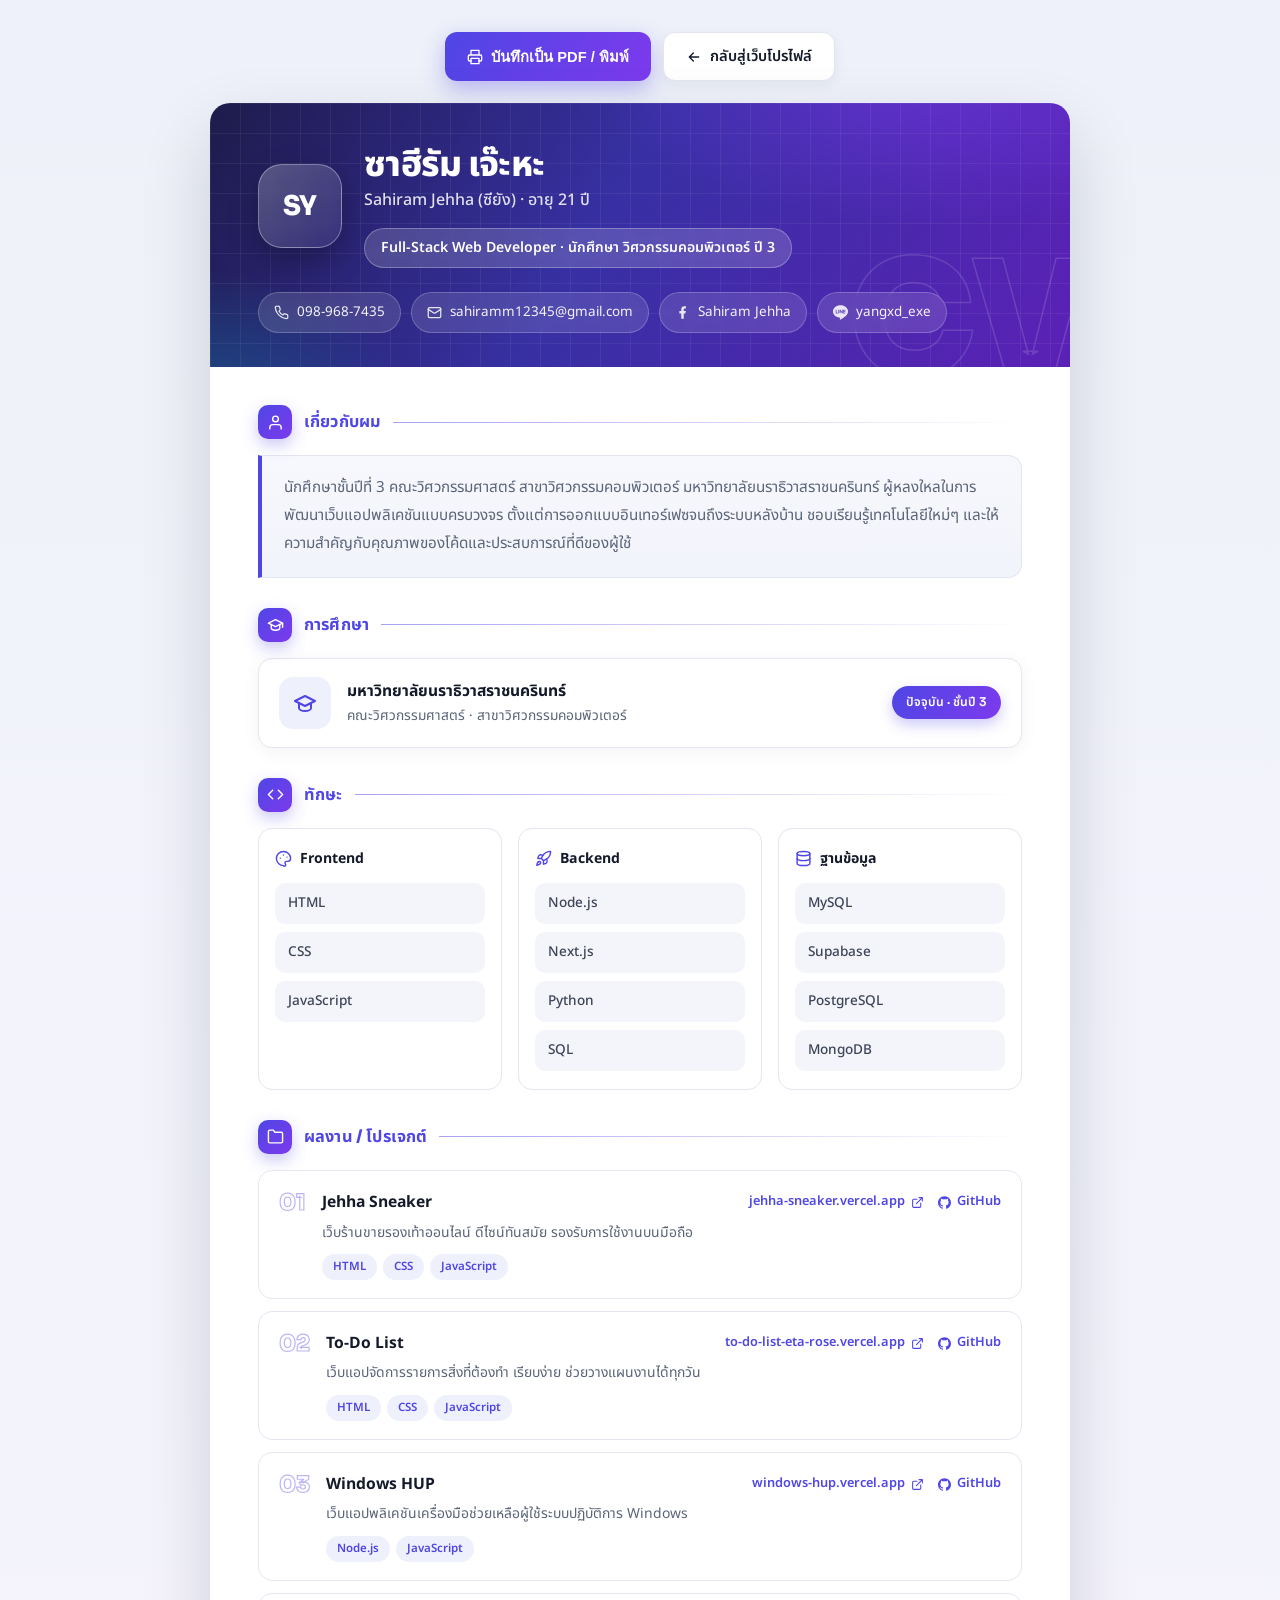
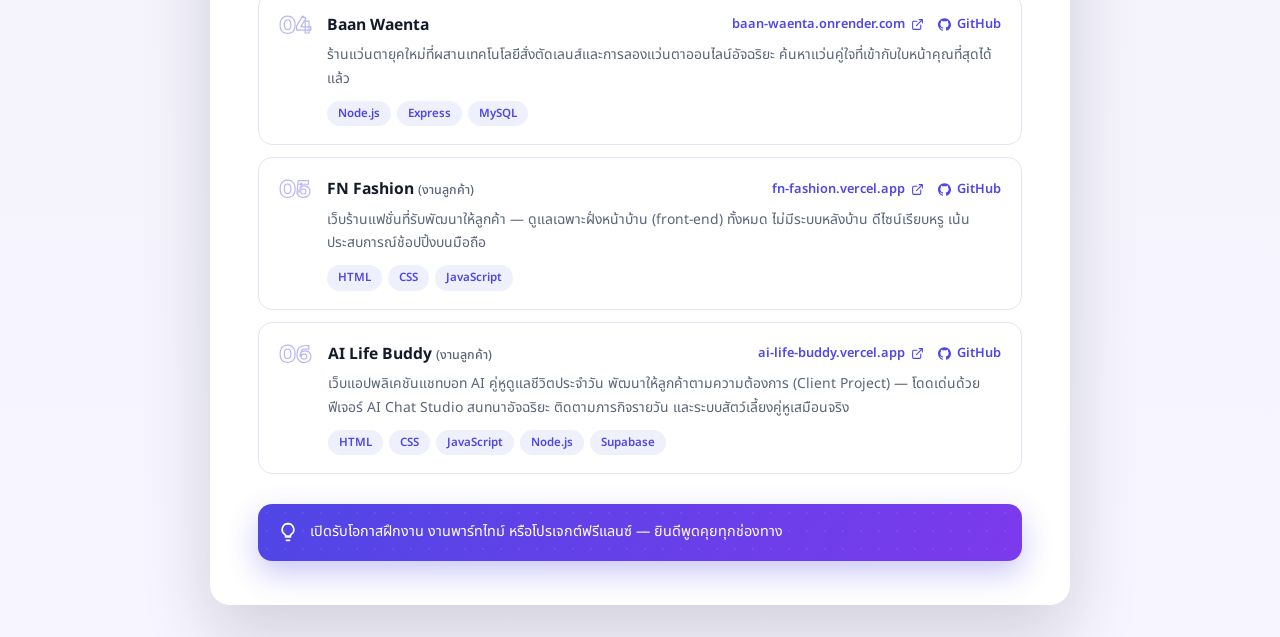
<file: cv.html>
<!DOCTYPE html>
<html lang="th">
<head>
  <meta charset="UTF-8" />
  <meta name="viewport" content="width=device-width, initial-scale=1.0" />
  <title>CV — ซาฮีรัม เจ๊ะหะ</title>
  <link rel="icon" href="data:image/svg+xml,%3Csvg xmlns='http://www.w3.org/2000/svg' viewBox='0 0 100 100'%3E%3Crect width='100' height='100' rx='20' fill='%2314142a'/%3E%3Ctext x='50' y='66' font-size='42' font-family='Arial, sans-serif' font-weight='bold' fill='%234f46e5' text-anchor='middle'%3ESY%3C/text%3E%3C/svg%3E" />
  <link rel="preconnect" href="https://fonts.googleapis.com" />
  <link rel="preconnect" href="https://fonts.gstatic.com" crossorigin />
  <link href="https://fonts.googleapis.com/css2?family=Sora:wght@300;400;500;600;700;800&family=Space+Mono:wght@400;700&family=Noto+Sans+Thai:wght@300;400;500;600;700&display=swap" rel="stylesheet" />
  <style>
    :root {
      --ink: #141a2a;
      --muted: #5a6478;
      --line: #e3e6f0;
      --brand: #4f46e5;
      --brand-2: #7c3aed;
      --brand-soft: #eef0fb;
      --cyan: #0891b2;
    }

    *, *::before, *::after { margin: 0; padding: 0; box-sizing: border-box; }

    body {
      font-family: "Noto Sans Thai", "Sora", sans-serif;
      background: linear-gradient(180deg, #eef1f9, #f7f5ff);
      color: var(--ink);
      line-height: 1.7;
      padding: 32px 16px;
      min-height: 100vh;
    }

    /* ---------- Toolbar ---------- */
    .toolbar {
      max-width: 860px;
      margin: 0 auto 22px;
      display: flex;
      justify-content: center;
      gap: 12px;
      flex-wrap: wrap;
    }
    .btn {
      display: inline-flex;
      align-items: center;
      gap: 8px;
      padding: 11px 22px;
      border-radius: 12px;
      font-weight: 600;
      font-size: 0.92rem;
      text-decoration: none;
      cursor: pointer;
      transition: transform 0.25s ease, box-shadow 0.25s ease;
    }
    .btn svg { width: 16px; height: 16px; }
    .btn:hover { transform: translateY(-2px); }
    .btn-print {
      background: linear-gradient(120deg, var(--brand), var(--brand-2));
      color: #fff;
      border: none;
      box-shadow: 0 8px 22px rgba(79, 70, 229, 0.35);
    }
    .btn-print:hover { box-shadow: 0 12px 28px rgba(79, 70, 229, 0.45); }
    .btn-back {
      background: #fff;
      color: var(--ink);
      border: 1px solid var(--line);
      box-shadow: 0 4px 14px rgba(20, 26, 42, 0.06);
    }
    .btn-back:hover { box-shadow: 0 8px 20px rgba(20, 26, 42, 0.1); }

    /* ---------- CV card ---------- */
    .cv {
      max-width: 860px;
      margin: 0 auto;
      background: #fff;
      border-radius: 20px;
      box-shadow: 0 30px 70px rgba(12, 18, 32, 0.16);
      overflow: hidden;
      animation: rise 0.5s ease both;
      print-color-adjust: exact;
      -webkit-print-color-adjust: exact;
    }
    @keyframes rise {
      from { opacity: 0; transform: translateY(16px); }
      to { opacity: 1; transform: none; }
    }

    /* ---------- Header ---------- */
    .cv-head {
      position: relative;
      padding: 40px 48px 34px;
      background:
        radial-gradient(560px 240px at 85% -10%, rgba(124, 58, 237, 0.5), transparent 62%),
        radial-gradient(420px 230px at -5% 115%, rgba(8, 145, 178, 0.4), transparent 60%),
        linear-gradient(120deg, #1e1b4b, #3730a3 45%, #5b21b6);
      color: #fff;
      overflow: hidden;
    }
    .cv-head::before {
      content: "";
      position: absolute;
      inset: 0;
      background-image:
        linear-gradient(rgba(255, 255, 255, 0.06) 1px, transparent 1px),
        linear-gradient(90deg, rgba(255, 255, 255, 0.06) 1px, transparent 1px);
      background-size: 30px 30px;
      pointer-events: none;
    }
    .cv-head::after {
      content: "CV";
      position: absolute;
      right: -14px;
      bottom: -34px;
      font-family: "Sora", sans-serif;
      font-size: 10rem;
      font-weight: 800;
      line-height: 1;
      letter-spacing: -0.03em;
      color: transparent;
      -webkit-text-stroke: 1.5px rgba(255, 255, 255, 0.14);
      pointer-events: none;
      user-select: none;
    }
    .cv-head > * { position: relative; z-index: 1; }

    .cv-head-inner { display: flex; align-items: center; gap: 22px; }
    .cv-avatar {
      width: 84px; height: 84px;
      border-radius: 24px;
      flex-shrink: 0;
      display: flex;
      align-items: center;
      justify-content: center;
      font-family: "Sora", sans-serif;
      font-size: 1.7rem;
      font-weight: 800;
      letter-spacing: -0.02em;
      background: linear-gradient(135deg, rgba(255, 255, 255, 0.24), rgba(255, 255, 255, 0.06));
      border: 1px solid rgba(255, 255, 255, 0.35);
      box-shadow: 0 12px 30px rgba(0, 0, 0, 0.28);
      backdrop-filter: blur(4px);
      -webkit-backdrop-filter: blur(4px);
    }
    .cv-name {
      font-family: "Sora", "Noto Sans Thai", sans-serif;
      font-size: 2.2rem;
      font-weight: 800;
      letter-spacing: -0.02em;
      line-height: 1.2;
    }
    .cv-nick { font-weight: 500; opacity: 0.85; font-size: 1rem; margin-top: 2px; }
    .cv-role {
      display: inline-flex;
      margin-top: 14px;
      padding: 7px 16px;
      border-radius: 100px;
      background: rgba(255, 255, 255, 0.16);
      border: 1px solid rgba(255, 255, 255, 0.28);
      font-size: 0.88rem;
      font-weight: 600;
      backdrop-filter: blur(4px);
      -webkit-backdrop-filter: blur(4px);
    }

    .cv-contact {
      margin-top: 24px;
      display: flex;
      flex-wrap: wrap;
      gap: 10px;
    }
    .c-item {
      display: inline-flex;
      align-items: center;
      gap: 8px;
      padding: 8px 15px;
      border-radius: 100px;
      background: rgba(255, 255, 255, 0.12);
      border: 1px solid rgba(255, 255, 255, 0.22);
      font-size: 0.84rem;
      color: rgba(255, 255, 255, 0.94);
      backdrop-filter: blur(4px);
      -webkit-backdrop-filter: blur(4px);
      transition: background 0.2s ease, transform 0.2s ease;
    }
    .c-item:hover { background: rgba(255, 255, 255, 0.24); transform: translateY(-2px); }
    .c-item svg { width: 15px; height: 15px; flex-shrink: 0; opacity: 0.92; }
    .c-item a { color: inherit; text-decoration: none; }
    .c-item a:hover { text-decoration: underline; }

    /* ---------- Body ---------- */
    .cv-body { padding: 38px 48px 44px; }
    .cv-section { margin-bottom: 30px; }
    .cv-section:last-child { margin-bottom: 0; }

    .cv-h {
      display: flex;
      align-items: center;
      gap: 12px;
      font-family: "Sora", "Noto Sans Thai", sans-serif;
      font-size: 1.02rem;
      font-weight: 700;
      letter-spacing: 0.01em;
      margin-bottom: 16px;
      color: var(--brand);
    }
    .h-icon {
      display: inline-flex;
      align-items: center;
      justify-content: center;
      width: 34px; height: 34px;
      border-radius: 10px;
      background: linear-gradient(135deg, var(--brand), var(--brand-2));
      color: #fff;
      box-shadow: 0 6px 16px rgba(79, 70, 229, 0.3);
      flex-shrink: 0;
    }
    .h-icon svg { width: 17px; height: 17px; }
    .cv-h::after {
      content: "";
      flex: 1;
      height: 1px;
      background: linear-gradient(90deg, rgba(79, 70, 229, 0.5), transparent);
    }

    .cv-p {
      color: var(--muted);
      font-size: 0.95rem;
      line-height: 1.85;
      padding: 18px 22px;
      background: linear-gradient(180deg, #f7f8fd, #f2f4fb);
      border: 1px solid var(--line);
      border-left: 4px solid var(--brand);
      border-radius: 0 14px 14px 0;
    }

    /* Education */
    .edu-card {
      display: flex;
      align-items: center;
      gap: 16px;
      padding: 18px 20px;
      border: 1px solid var(--line);
      border-radius: 14px;
      background: #fff;
      box-shadow: 0 4px 18px rgba(20, 26, 42, 0.05);
      transition: transform 0.25s ease, border-color 0.25s ease, box-shadow 0.25s ease;
    }
    .edu-card:hover {
      transform: translateY(-3px);
      border-color: var(--brand);
      box-shadow: 0 12px 30px rgba(79, 70, 229, 0.14);
    }
    .edu-icon {
      width: 52px; height: 52px;
      border-radius: 14px;
      flex-shrink: 0;
      display: flex;
      align-items: center;
      justify-content: center;
      background: var(--brand-soft);
      color: var(--brand);
    }
    .edu-icon svg { width: 24px; height: 24px; }
    .edu-info { flex: 1; min-width: 0; }
    .edu-name { font-weight: 700; font-size: 0.98rem; }
    .edu-meta { color: var(--muted); font-size: 0.86rem; }
    .edu-year {
      flex-shrink: 0;
      padding: 6px 14px;
      border-radius: 100px;
      background: linear-gradient(120deg, var(--brand), var(--brand-2));
      color: #fff;
      font-family: "Sora", "Noto Sans Thai", sans-serif;
      font-size: 0.76rem;
      font-weight: 600;
      box-shadow: 0 6px 14px rgba(79, 70, 229, 0.28);
    }

    /* Skills */
    .skill-groups { display: grid; grid-template-columns: repeat(3, 1fr); gap: 16px; }
    .skill-group {
      padding: 18px 16px;
      border: 1px solid var(--line);
      border-radius: 14px;
      background: #fff;
      transition: transform 0.25s ease, border-color 0.25s ease, box-shadow 0.25s ease;
    }
    .skill-group:hover {
      transform: translateY(-3px);
      border-color: rgba(79, 70, 229, 0.5);
      box-shadow: 0 10px 26px rgba(79, 70, 229, 0.12);
    }
    .skill-group h4 {
      display: flex;
      align-items: center;
      gap: 8px;
      font-size: 0.88rem;
      margin-bottom: 12px;
      color: var(--ink);
    }
    .skill-group h4 svg { width: 17px; height: 17px; color: var(--brand); flex-shrink: 0; }
    .skill-group ul { list-style: none; display: flex; flex-direction: column; gap: 8px; }
    .skill-group li {
      padding: 8px 12px;
      border-radius: 10px;
      background: #f4f5fa;
      border: 1px solid transparent;
      font-size: 0.85rem;
      font-weight: 500;
      color: #3d4457;
      transition: background 0.2s ease, color 0.2s ease, border-color 0.2s ease, transform 0.2s ease;
    }
    .skill-group li:hover {
      background: var(--brand-soft);
      color: var(--brand);
      border-color: rgba(79, 70, 229, 0.3);
      transform: translateX(3px);
    }

    /* Projects */
    .proj-item {
      position: relative;
      display: flex;
      gap: 16px;
      padding: 18px 20px;
      border: 1px solid var(--line);
      border-radius: 14px;
      margin-bottom: 12px;
      background: #fff;
      transition: transform 0.25s ease, border-color 0.25s ease, box-shadow 0.25s ease;
    }
    .proj-item::before {
      content: "";
      position: absolute;
      top: 0; left: 22px; right: 22px;
      height: 3px;
      border-radius: 0 0 4px 4px;
      background: linear-gradient(90deg, var(--brand), var(--cyan));
      transform: scaleX(0);
      transform-origin: left;
      transition: transform 0.35s ease;
    }
    .proj-item:hover {
      transform: translateY(-3px);
      border-color: rgba(79, 70, 229, 0.5);
      box-shadow: 0 10px 26px rgba(79, 70, 229, 0.12);
    }
    .proj-item:hover::before { transform: scaleX(1); }
    .proj-item:last-child { margin-bottom: 0; }
    .proj-num {
      font-family: "Sora", sans-serif;
      font-weight: 800;
      font-size: 1.4rem;
      line-height: 1;
      color: transparent;
      -webkit-text-stroke: 1.2px rgba(79, 70, 229, 0.4);
      flex-shrink: 0;
      padding-top: 2px;
      user-select: none;
    }
    .proj-content { flex: 1; min-width: 0; }
    .proj-links { display: flex; align-items: center; gap: 14px; flex-wrap: wrap; }
    .proj-head { display: flex; justify-content: space-between; gap: 12px; align-items: center; flex-wrap: wrap; }
    .proj-name { font-weight: 700; font-size: 0.98rem; }
    .proj-client { font-weight: 500; font-size: 0.78rem; color: var(--muted); }
    .proj-link {
      display: inline-flex;
      align-items: center;
      gap: 6px;
      font-size: 0.8rem;
      color: var(--brand);
      font-weight: 600;
      text-decoration: none;
    }
    .proj-link svg { width: 13px; height: 13px; transition: transform 0.2s ease; }
    .proj-link:hover { text-decoration: underline; }
    .proj-link:hover svg { transform: translate(2px, -2px); }
    .proj-desc { color: var(--muted); font-size: 0.87rem; margin-top: 5px; }
    .proj-tags { display: flex; flex-wrap: wrap; gap: 6px; margin-top: 10px; }
    .proj-tags span {
      padding: 3px 11px;
      border-radius: 100px;
      background: var(--brand-soft);
      color: var(--brand);
      font-size: 0.72rem;
      font-weight: 600;
    }

    /* Note */
    .cv-note {
      position: relative;
      display: flex;
      align-items: center;
      gap: 12px;
      margin-top: 28px;
      padding: 16px 20px;
      border-radius: 14px;
      background: linear-gradient(120deg, var(--brand), var(--brand-2));
      color: #fff;
      font-size: 0.9rem;
      box-shadow: 0 12px 30px rgba(79, 70, 229, 0.3);
      overflow: hidden;
    }
    .cv-note::after {
      content: "";
      position: absolute;
      inset: 0;
      background-image: radial-gradient(rgba(255, 255, 255, 0.18) 1px, transparent 1px);
      background-size: 18px 18px;
      opacity: 0.4;
      pointer-events: none;
    }
    .cv-note svg { width: 20px; height: 20px; flex-shrink: 0; position: relative; z-index: 1; }
    .cv-note span { position: relative; z-index: 1; }

    /* ---------- Responsive ---------- */
    @media (max-width: 760px) {
      body { padding: 16px 10px; }
      .cv-head { padding: 30px 24px; }
      .cv-body { padding: 26px 22px 34px; }
      .cv-head-inner { flex-direction: column; text-align: center; gap: 14px; }
      .cv-avatar { width: 68px; height: 68px; font-size: 1.35rem; border-radius: 18px; }
      .cv-name { font-size: 1.7rem; }
      .cv-contact { justify-content: center; }
      .cv-head::after { font-size: 6rem; right: -6px; bottom: -20px; }
      .skill-groups { grid-template-columns: 1fr; }
      .edu-card { flex-wrap: wrap; gap: 12px; }
      .edu-year { width: 100%; text-align: center; }
      .proj-item { flex-direction: column; gap: 8px; }
      .proj-num { font-size: 1.1rem; }
    }

    /* ---------- Print ---------- */
    @media print {
      body { background: #fff; padding: 0; }
      .toolbar { display: none; }
      .cv { box-shadow: none; border-radius: 0; max-width: 100%; animation: none; }
      .cv-head {
        background: #fff !important;
        color: #111;
        border-bottom: 3px solid var(--brand);
        padding: 8px 0 16px;
      }
      .cv-head::before, .cv-head::after { display: none; }
      .cv-avatar {
        background: var(--brand-soft);
        color: var(--brand);
        border-color: var(--line);
        box-shadow: none;
      }
      .cv-name { color: #111; -webkit-text-fill-color: initial; }
      .cv-nick { color: #333; }
      .cv-role { background: var(--brand-soft); color: var(--brand); border-color: var(--line); }
      .cv-contact { color: #333; }
      .c-item { background: #f4f5fa; border-color: var(--line); color: #333; }
      .cv-h { color: var(--brand); }
      .h-icon { background: var(--brand); }
      .cv-p { background: #f7f8fd; border-color: var(--line); color: #333; }
      .edu-card, .skill-group, .proj-item { border-color: #ddd; box-shadow: none; }
      .edu-card:hover, .skill-group:hover, .proj-item:hover { transform: none; border-color: #ddd; box-shadow: none; }
      .skill-group li, .proj-tags span { background: #eef0f7 !important; color: #333; }
      .skill-group li:hover { transform: none; background: #eef0f7; }
      .edu-year { background: var(--brand-soft); color: var(--brand); box-shadow: none; }
      .proj-num { color: rgba(79, 70, 229, 0.6); -webkit-text-stroke: 0; }
      .cv-note { background: #f4f5fa; color: #333; box-shadow: none; border: 1px solid var(--line); }
      .cv-note::after { display: none; }
      .cv-note svg { color: var(--brand); }
      @page { margin: 1.4cm; }
      .cv-section { break-inside: avoid; }
      .proj-item { break-inside: avoid; }
      .skill-groups { grid-template-columns: 1fr 1fr 1fr; }
    }
  </style>
</head>
<body>

  <div class="toolbar">
    <button class="btn btn-print" onclick="window.print()" type="button">
      <svg viewBox="0 0 24 24" fill="none" stroke="currentColor" stroke-width="2" stroke-linecap="round" stroke-linejoin="round" aria-hidden="true"><path d="M6 9V2h12v7M6 18H4a2 2 0 0 1-2-2v-5a2 2 0 0 1 2-2h16a2 2 0 0 1 2 2v5a2 2 0 0 1-2 2h-2"/><path d="M6 14h12v8H6z"/></svg>
      บันทึกเป็น PDF / พิมพ์
    </button>
    <a class="btn btn-back" href="index.html">
      <svg viewBox="0 0 24 24" width="16" height="16" fill="none" stroke="currentColor" stroke-width="2" stroke-linecap="round" stroke-linejoin="round" aria-hidden="true"><path d="M19 12H5M11 18l-6-6 6-6"/></svg>
      กลับสู่เว็บโปรไฟล์
    </a>
  </div>

  <article class="cv">
    <header class="cv-head">
      <div class="cv-head-inner">
        <div class="cv-avatar" aria-hidden="true">SY</div>
        <div>
          <h1 class="cv-name">ซาฮีรัม เจ๊ะหะ</h1>
          <p class="cv-nick">Sahiram Jehha (ซียัง) · อายุ 21 ปี</p>
          <span class="cv-role">Full-Stack Web Developer · นักศึกษา วิศวกรรมคอมพิวเตอร์ ปี 3</span>
        </div>
      </div>
      <div class="cv-contact">
        <span class="c-item">
          <svg viewBox="0 0 24 24" fill="none" stroke="currentColor" stroke-width="2" stroke-linecap="round" stroke-linejoin="round" aria-hidden="true"><path d="M22 16.9v3a2 2 0 0 1-2.2 2 19.8 19.8 0 0 1-8.6-3.1 19.5 19.5 0 0 1-6-6A19.8 19.8 0 0 1 2.1 4.2 2 2 0 0 1 4.1 2h3a2 2 0 0 1 2 1.7c.13.96.36 1.9.7 2.8a2 2 0 0 1-.45 2.1L8.1 9.9a16 16 0 0 0 6 6l1.3-1.3a2 2 0 0 1 2.1-.45c.9.34 1.84.57 2.8.7a2 2 0 0 1 1.7 2.05z"/></svg>
          <a href="tel:+66989687435">098-968-7435</a>
        </span>
        <span class="c-item">
          <svg viewBox="0 0 24 24" fill="none" stroke="currentColor" stroke-width="2" stroke-linecap="round" stroke-linejoin="round" aria-hidden="true"><rect x="2" y="4" width="20" height="16" rx="2"/><path d="m22 7-8.97 5.7a1.94 1.94 0 0 1-2.06 0L2 7"/></svg>
          <a href="mailto:sahiramm12345@gmail.com">sahiramm12345@gmail.com</a>
        </span>
        <span class="c-item">
          <svg viewBox="0 0 24 24" width="15" height="15" fill="currentColor" aria-hidden="true"><path d="M14 13.5h2.5l1-4H14v-2c0-1.03 0-2 2-2h1.5V2.14c-.326-.043-1.557-.14-2.857-.14C11.928 2 10 3.657 10 6.7v2.8H7v4h3V22h4v-8.5z"/></svg>
          <a href="https://www.facebook.com/search/top?q=Sahiram%20Jehha" target="_blank" rel="noopener">Sahiram Jehha</a>
        </span>
        <span class="c-item">
          <svg viewBox="0 0 24 24" width="15" height="15" fill="currentColor" aria-hidden="true"><path d="M19.365 9.863c.349 0 .63.285.63.631 0 .345-.281.63-.63.63H17.61v1.125h1.755c.349 0 .63.283.63.63 0 .344-.281.629-.63.629h-2.386c-.345 0-.627-.285-.627-.629V8.108c0-.345.282-.63.63-.63h2.386c.346 0 .627.285.627.63 0 .349-.281.63-.63.63H17.61v1.125h1.755zm-3.855 3.016c0 .27-.174.51-.432.596-.064.021-.133.031-.199.031-.211 0-.391-.09-.51-.25l-2.443-3.317v2.94c0 .344-.279.629-.631.629-.346 0-.626-.285-.626-.629V8.108c0-.27.173-.51.43-.595.06-.023.136-.033.194-.033.195 0 .375.104.495.254l2.462 3.33V8.108c0-.345.282-.63.63-.63.345 0 .63.285.63.63v4.771zm-5.741 0c0 .344-.282.629-.631.629-.345 0-.627-.285-.627-.629V8.108c0-.345.282-.63.63-.63.346 0 .628.285.628.63v4.771zm-2.466.629H4.917c-.345 0-.63-.285-.63-.629V8.108c0-.345.285-.63.63-.63.348 0 .63.285.63.63v4.141h1.756c.348 0 .629.283.629.63 0 .344-.282.629-.629.629M24 10.314C24 4.943 18.615.572 12 .572S0 4.943 0 10.314c0 4.811 4.27 8.842 10.035 9.608.391.082.923.258 1.058.59.12.301.079.766.038 1.08l-.164 1.02c-.045.301-.24 1.186 1.049.645 1.291-.539 6.916-4.078 9.436-6.975C23.176 14.393 24 12.458 24 10.314"/></svg>
          <a href="https://line.me/ti/p/~yangxd_exe" target="_blank" rel="noopener">yangxd_exe</a>
        </span>
      </div>
    </header>

    <div class="cv-body">
      <section class="cv-section">
        <h2 class="cv-h">
          <span class="h-icon" aria-hidden="true">
            <svg viewBox="0 0 24 24" fill="none" stroke="currentColor" stroke-width="2" stroke-linecap="round" stroke-linejoin="round"><path d="M20 21v-2a4 4 0 0 0-4-4H8a4 4 0 0 0-4 4v2"/><circle cx="12" cy="7" r="4"/></svg>
          </span>
          เกี่ยวกับผม
        </h2>
        <p class="cv-p">
          นักศึกษาชั้นปีที่ 3 คณะวิศวกรรมศาสตร์ สาขาวิศวกรรมคอมพิวเตอร์ มหาวิทยาลัยนราธิวาสราชนครินทร์
          ผู้หลงใหลในการพัฒนาเว็บแอปพลิเคชันแบบครบวงจร ตั้งแต่การออกแบบอินเทอร์เฟซจนถึงระบบหลังบ้าน
          ชอบเรียนรู้เทคโนโลยีใหม่ๆ และให้ความสำคัญกับคุณภาพของโค้ดและประสบการณ์ที่ดีของผู้ใช้
        </p>
      </section>

      <section class="cv-section">
        <h2 class="cv-h">
          <span class="h-icon" aria-hidden="true">
            <svg viewBox="0 0 24 24" fill="none" stroke="currentColor" stroke-width="2" stroke-linecap="round" stroke-linejoin="round"><path d="M22 10 12 5 2 10l10 5 10-5z"/><path d="M6 12v5c0 1.7 2.7 3 6 3s6-1.3 6-3v-5"/><path d="M22 10v6"/></svg>
          </span>
          การศึกษา
        </h2>
        <div class="edu-card">
          <span class="edu-icon" aria-hidden="true">
            <svg viewBox="0 0 24 24" fill="none" stroke="currentColor" stroke-width="2" stroke-linecap="round" stroke-linejoin="round"><path d="M22 10 12 5 2 10l10 5 10-5z"/><path d="M6 12v5c0 1.7 2.7 3 6 3s6-1.3 6-3v-5"/></svg>
          </span>
          <div class="edu-info">
            <p class="edu-name">มหาวิทยาลัยนราธิวาสราชนครินทร์</p>
            <p class="edu-meta">คณะวิศวกรรมศาสตร์ · สาขาวิศวกรรมคอมพิวเตอร์</p>
          </div>
          <span class="edu-year">ปัจจุบัน · ชั้นปี 3</span>
        </div>
      </section>

      <section class="cv-section">
        <h2 class="cv-h">
          <span class="h-icon" aria-hidden="true">
            <svg viewBox="0 0 24 24" fill="none" stroke="currentColor" stroke-width="2" stroke-linecap="round" stroke-linejoin="round"><path d="m8 6-6 6 6 6M16 6l6 6-6 6"/></svg>
          </span>
          ทักษะ
        </h2>
        <div class="skill-groups">
          <div class="skill-group">
            <h4>
              <svg viewBox="0 0 24 24" fill="none" stroke="currentColor" stroke-width="2" stroke-linecap="round" stroke-linejoin="round" aria-hidden="true"><path d="M12 22a10 10 0 1 1 10-10c0 2.2-1.8 4-4 4h-2a2 2 0 0 0-2 2c0 .5.2 1 .5 1.4.4.4.5.9.5 1.6A1.6 1.6 0 0 1 12 22z"/><circle cx="7.5" cy="11.5" r="1" fill="currentColor" stroke="none"/><circle cx="12" cy="7" r="1" fill="currentColor" stroke="none"/><circle cx="17" cy="10" r="1" fill="currentColor" stroke="none"/></svg>
              Frontend
            </h4>
            <ul><li>HTML</li><li>CSS</li><li>JavaScript</li></ul>
          </div>
          <div class="skill-group">
            <h4>
              <svg viewBox="0 0 24 24" fill="none" stroke="currentColor" stroke-width="2" stroke-linecap="round" stroke-linejoin="round" aria-hidden="true"><path d="M4.5 16.5c-1.5 1.3-2 5-2 5s3.7-.5 5-2c.7-.8.7-2 0-2.8-.8-.7-2.2-.7-3 .8z"/><path d="M12 15l-3-3a22 22 0 0 1 2-3.9A12.9 12.9 0 0 1 22 2c0 2.7-.7 7.9-6 11a22 22 0 0 1-4 2z"/><path d="M9 12H4s.6-3.3 2-4.5c1.6-1.4 5 0 5 0"/><path d="M12 15v5s3.3-.6 4.5-2c1.4-1.6 0-5 0-5"/></svg>
              Backend
            </h4>
            <ul><li>Node.js</li><li>Next.js</li><li>Python</li><li>SQL</li></ul>
          </div>
          <div class="skill-group">
            <h4>
              <svg viewBox="0 0 24 24" fill="none" stroke="currentColor" stroke-width="2" stroke-linecap="round" stroke-linejoin="round" aria-hidden="true"><ellipse cx="12" cy="5" rx="9" ry="3"/><path d="M3 5v14a9 3 0 0 0 18 0V5"/><path d="M3 12a9 3 0 0 0 18 0"/></svg>
              ฐานข้อมูล
            </h4>
            <ul><li>MySQL</li><li>Supabase</li><li>PostgreSQL</li><li>MongoDB</li></ul>
          </div>
        </div>
      </section>

      <section class="cv-section">
        <h2 class="cv-h">
          <span class="h-icon" aria-hidden="true">
            <svg viewBox="0 0 24 24" fill="none" stroke="currentColor" stroke-width="2" stroke-linecap="round" stroke-linejoin="round"><path d="M22 19a2 2 0 0 1-2 2H4a2 2 0 0 1-2-2V5a2 2 0 0 1 2-2h5l2 3h9a2 2 0 0 1 2 2z"/></svg>
          </span>
          ผลงาน / โปรเจกต์
        </h2>

        <div class="proj-item">
          <span class="proj-num" aria-hidden="true">01</span>
          <div class="proj-content">
            <div class="proj-head">
              <span class="proj-name">Jehha Sneaker</span>
              <div class="proj-links">
                <a class="proj-link" href="https://jehha-sneaker.vercel.app/" target="_blank" rel="noopener">
                  jehha-sneaker.vercel.app
                  <svg viewBox="0 0 24 24" fill="none" stroke="currentColor" stroke-width="2" stroke-linecap="round" stroke-linejoin="round" aria-hidden="true"><path d="M15 3h6v6M10 14 21 3M18 13v6a2 2 0 0 1-2 2H5a2 2 0 0 1-2-2V8a2 2 0 0 1 2-2h6"/></svg>
                </a>
                <a class="proj-link" href="https://github.com/Sxyannnnnnn07/shoeshop-ecommerce" target="_blank" rel="noopener">
                  <svg viewBox="0 0 24 24" fill="currentColor" aria-hidden="true"><path d="M12 .297c-6.63 0-12 5.373-12 12 0 5.303 3.438 9.8 8.205 11.385.6.113.82-.258.82-.577 0-.285-.01-1.04-.015-2.04-3.338.724-4.042-1.61-4.042-1.61C4.422 18.07 3.633 17.7 3.633 17.7c-1.087-.744.084-.729.084-.729 1.205.084 1.838 1.236 1.838 1.236 1.07 1.835 2.809 1.305 3.495.998.108-.776.417-1.305.76-1.605-2.665-.3-5.466-1.332-5.466-5.93 0-1.31.465-2.38 1.235-3.22-.135-.303-.54-1.523.105-3.176 0 0 1.005-.322 3.3 1.23.96-.267 1.98-.399 3-.405 1.02.006 2.04.138 3 .405 2.28-1.552 3.285-1.23 3.285-1.23.645 1.653.24 2.873.12 3.176.765.84 1.23 1.91 1.23 3.22 0 4.61-2.805 5.625-5.475 5.92.42.36.81 1.096.81 2.22 0 1.606-.015 2.896-.015 3.286 0 .315.21.69.825.57C20.565 22.092 24 17.592 24 12.297c0-6.627-5.373-12-12-12"/></svg>
                  GitHub
                </a>
              </div>
            </div>
            <p class="proj-desc">เว็บร้านขายรองเท้าออนไลน์ ดีไซน์ทันสมัย รองรับการใช้งานบนมือถือ</p>
            <div class="proj-tags"><span>HTML</span><span>CSS</span><span>JavaScript</span></div>
          </div>
        </div>

        <div class="proj-item">
          <span class="proj-num" aria-hidden="true">02</span>
          <div class="proj-content">
            <div class="proj-head">
              <span class="proj-name">To-Do List</span>
              <div class="proj-links">
                <a class="proj-link" href="https://to-do-list-eta-rose.vercel.app/" target="_blank" rel="noopener">
                  to-do-list-eta-rose.vercel.app
                  <svg viewBox="0 0 24 24" fill="none" stroke="currentColor" stroke-width="2" stroke-linecap="round" stroke-linejoin="round" aria-hidden="true"><path d="M15 3h6v6M10 14 21 3M18 13v6a2 2 0 0 1-2 2H5a2 2 0 0 1-2-2V8a2 2 0 0 1 2-2h6"/></svg>
                </a>
                <a class="proj-link" href="https://github.com/Sxyannnnnnn07/To-do-list" target="_blank" rel="noopener">
                  <svg viewBox="0 0 24 24" fill="currentColor" aria-hidden="true"><path d="M12 .297c-6.63 0-12 5.373-12 12 0 5.303 3.438 9.8 8.205 11.385.6.113.82-.258.82-.577 0-.285-.01-1.04-.015-2.04-3.338.724-4.042-1.61-4.042-1.61C4.422 18.07 3.633 17.7 3.633 17.7c-1.087-.744.084-.729.084-.729 1.205.084 1.838 1.236 1.838 1.236 1.07 1.835 2.809 1.305 3.495.998.108-.776.417-1.305.76-1.605-2.665-.3-5.466-1.332-5.466-5.93 0-1.31.465-2.38 1.235-3.22-.135-.303-.54-1.523.105-3.176 0 0 1.005-.322 3.3 1.23.96-.267 1.98-.399 3-.405 1.02.006 2.04.138 3 .405 2.28-1.552 3.285-1.23 3.285-1.23.645 1.653.24 2.873.12 3.176.765.84 1.23 1.91 1.23 3.22 0 4.61-2.805 5.625-5.475 5.92.42.36.81 1.096.81 2.22 0 1.606-.015 2.896-.015 3.286 0 .315.21.69.825.57C20.565 22.092 24 17.592 24 12.297c0-6.627-5.373-12-12-12"/></svg>
                  GitHub
                </a>
              </div>
            </div>
            <p class="proj-desc">เว็บแอปจัดการรายการสิ่งที่ต้องทำ เรียบง่าย ช่วยวางแผนงานได้ทุกวัน</p>
            <div class="proj-tags"><span>HTML</span><span>CSS</span><span>JavaScript</span></div>
          </div>
        </div>

        <div class="proj-item">
          <span class="proj-num" aria-hidden="true">03</span>
          <div class="proj-content">
            <div class="proj-head">
              <span class="proj-name">Windows HUP</span>
              <div class="proj-links">
                <a class="proj-link" href="https://windows-hup.vercel.app/" target="_blank" rel="noopener">
                  windows-hup.vercel.app
                  <svg viewBox="0 0 24 24" fill="none" stroke="currentColor" stroke-width="2" stroke-linecap="round" stroke-linejoin="round" aria-hidden="true"><path d="M15 3h6v6M10 14 21 3M18 13v6a2 2 0 0 1-2 2H5a2 2 0 0 1-2-2V8a2 2 0 0 1 2-2h6"/></svg>
                </a>
                <a class="proj-link" href="https://github.com/Sxyannnnnnn07/windows-hup" target="_blank" rel="noopener">
                  <svg viewBox="0 0 24 24" fill="currentColor" aria-hidden="true"><path d="M12 .297c-6.63 0-12 5.373-12 12 0 5.303 3.438 9.8 8.205 11.385.6.113.82-.258.82-.577 0-.285-.01-1.04-.015-2.04-3.338.724-4.042-1.61-4.042-1.61C4.422 18.07 3.633 17.7 3.633 17.7c-1.087-.744.084-.729.084-.729 1.205.084 1.838 1.236 1.838 1.236 1.07 1.835 2.809 1.305 3.495.998.108-.776.417-1.305.76-1.605-2.665-.3-5.466-1.332-5.466-5.93 0-1.31.465-2.38 1.235-3.22-.135-.303-.54-1.523.105-3.176 0 0 1.005-.322 3.3 1.23.96-.267 1.98-.399 3-.405 1.02.006 2.04.138 3 .405 2.28-1.552 3.285-1.23 3.285-1.23.645 1.653.24 2.873.12 3.176.765.84 1.23 1.91 1.23 3.22 0 4.61-2.805 5.625-5.475 5.92.42.36.81 1.096.81 2.22 0 1.606-.015 2.896-.015 3.286 0 .315.21.69.825.57C20.565 22.092 24 17.592 24 12.297c0-6.627-5.373-12-12-12"/></svg>
                  GitHub
                </a>
              </div>
            </div>
            <p class="proj-desc">เว็บแอปพลิเคชันเครื่องมือช่วยเหลือผู้ใช้ระบบปฏิบัติการ Windows</p>
            <div class="proj-tags"><span>Node.js</span><span>JavaScript</span></div>
          </div>
        </div>

        <div class="proj-item">
          <span class="proj-num" aria-hidden="true">04</span>
          <div class="proj-content">
            <div class="proj-head">
              <span class="proj-name">Baan Waenta</span>
              <div class="proj-links">
                <a class="proj-link" href="https://baan-waenta.onrender.com/" target="_blank" rel="noopener">
                  baan-waenta.onrender.com
                  <svg viewBox="0 0 24 24" fill="none" stroke="currentColor" stroke-width="2" stroke-linecap="round" stroke-linejoin="round" aria-hidden="true"><path d="M15 3h6v6M10 14 21 3M18 13v6a2 2 0 0 1-2 2H5a2 2 0 0 1-2-2V8a2 2 0 0 1 2-2h6"/></svg>
                </a>
                <a class="proj-link" href="https://github.com/Sxyannnnnnn07/baan-waenta" target="_blank" rel="noopener">
                  <svg viewBox="0 0 24 24" fill="currentColor" aria-hidden="true"><path d="M12 .297c-6.63 0-12 5.373-12 12 0 5.303 3.438 9.8 8.205 11.385.6.113.82-.258.82-.577 0-.285-.01-1.04-.015-2.04-3.338.724-4.042-1.61-4.042-1.61C4.422 18.07 3.633 17.7 3.633 17.7c-1.087-.744.084-.729.084-.729 1.205.084 1.838 1.236 1.838 1.236 1.07 1.835 2.809 1.305 3.495.998.108-.776.417-1.305.76-1.605-2.665-.3-5.466-1.332-5.466-5.93 0-1.31.465-2.38 1.235-3.22-.135-.303-.54-1.523.105-3.176 0 0 1.005-.322 3.3 1.23.96-.267 1.98-.399 3-.405 1.02.006 2.04.138 3 .405 2.28-1.552 3.285-1.23 3.285-1.23.645 1.653.24 2.873.12 3.176.765.84 1.23 1.91 1.23 3.22 0 4.61-2.805 5.625-5.475 5.92.42.36.81 1.096.81 2.22 0 1.606-.015 2.896-.015 3.286 0 .315.21.69.825.57C20.565 22.092 24 17.592 24 12.297c0-6.627-5.373-12-12-12"/></svg>
                  GitHub
                </a>
              </div>
            </div>
            <p class="proj-desc">ร้านแว่นตายุคใหม่ที่ผสานเทคโนโลยีสั่งตัดเลนส์และการลองแว่นตาออนไลน์อัจฉริยะ ค้นหาแว่นคู่ใจที่เข้ากับใบหน้าคุณที่สุดได้แล้ว</p>
            <div class="proj-tags"><span>Node.js</span><span>Express</span><span>MySQL</span></div>
          </div>
        </div>

        <div class="proj-item">
          <span class="proj-num" aria-hidden="true">05</span>
          <div class="proj-content">
            <div class="proj-head">
              <span class="proj-name">FN Fashion <span class="proj-client">(งานลูกค้า)</span></span>
              <div class="proj-links">
                <a class="proj-link" href="https://fn-fashion.vercel.app/" target="_blank" rel="noopener">
                  fn-fashion.vercel.app
                  <svg viewBox="0 0 24 24" fill="none" stroke="currentColor" stroke-width="2" stroke-linecap="round" stroke-linejoin="round" aria-hidden="true"><path d="M15 3h6v6M10 14 21 3M18 13v6a2 2 0 0 1-2 2H5a2 2 0 0 1-2-2V8a2 2 0 0 1 2-2h6"/></svg>
                </a>
                <a class="proj-link" href="https://github.com/Sxyannnnnnn07/fn" target="_blank" rel="noopener">
                  <svg viewBox="0 0 24 24" fill="currentColor" aria-hidden="true"><path d="M12 .297c-6.63 0-12 5.373-12 12 0 5.303 3.438 9.8 8.205 11.385.6.113.82-.258.82-.577 0-.285-.01-1.04-.015-2.04-3.338.724-4.042-1.61-4.042-1.61C4.422 18.07 3.633 17.7 3.633 17.7c-1.087-.744.084-.729.084-.729 1.205.084 1.838 1.236 1.838 1.236 1.07 1.835 2.809 1.305 3.495.998.108-.776.417-1.305.76-1.605-2.665-.3-5.466-1.332-5.466-5.93 0-1.31.465-2.38 1.235-3.22-.135-.303-.54-1.523.105-3.176 0 0 1.005-.322 3.3 1.23.96-.267 1.98-.399 3-.405 1.02.006 2.04.138 3 .405 2.28-1.552 3.285-1.23 3.285-1.23.645 1.653.24 2.873.12 3.176.765.84 1.23 1.91 1.23 3.22 0 4.61-2.805 5.625-5.475 5.92.42.36.81 1.096.81 2.22 0 1.606-.015 2.896-.015 3.286 0 .315.21.69.825.57C20.565 22.092 24 17.592 24 12.297c0-6.627-5.373-12-12-12"/></svg>
                  GitHub
                </a>
              </div>
            </div>
            <p class="proj-desc">เว็บร้านแฟชั่นที่รับพัฒนาให้ลูกค้า — ดูแลเฉพาะฝั่งหน้าบ้าน (front-end) ทั้งหมด ไม่มีระบบหลังบ้าน ดีไซน์เรียบหรู เน้นประสบการณ์ช้อปปิ้งบนมือถือ</p>
            <div class="proj-tags"><span>HTML</span><span>CSS</span><span>JavaScript</span></div>
          </div>
        </div>

        <div class="proj-item">
          <span class="proj-num" aria-hidden="true">06</span>
          <div class="proj-content">
            <div class="proj-head">
              <span class="proj-name">AI Life Buddy <span class="proj-client">(งานลูกค้า)</span></span>
              <div class="proj-links">
                <a class="proj-link" href="https://ai-life-buddy.vercel.app/" target="_blank" rel="noopener">
                  ai-life-buddy.vercel.app
                  <svg viewBox="0 0 24 24" fill="none" stroke="currentColor" stroke-width="2" stroke-linecap="round" stroke-linejoin="round" aria-hidden="true"><path d="M15 3h6v6M10 14 21 3M18 13v6a2 2 0 0 1-2 2H5a2 2 0 0 1-2-2V8a2 2 0 0 1 2-2h6"/></svg>
                </a>
                <a class="proj-link" href="https://github.com/Sxyannnnnnn07/ai-life-buddy" target="_blank" rel="noopener">
                  <svg viewBox="0 0 24 24" fill="currentColor" aria-hidden="true"><path d="M12 .297c-6.63 0-12 5.373-12 12 0 5.303 3.438 9.8 8.205 11.385.6.113.82-.258.82-.577 0-.285-.01-1.04-.015-2.04-3.338.724-4.042-1.61-4.042-1.61C4.422 18.07 3.633 17.7 3.633 17.7c-1.087-.744.084-.729.084-.729 1.205.084 1.838 1.236 1.838 1.236 1.07 1.835 2.809 1.305 3.495.998.108-.776.417-1.305.76-1.605-2.665-.3-5.466-1.332-5.466-5.93 0-1.31.465-2.38 1.235-3.22-.135-.303-.54-1.523.105-3.176 0 0 1.005-.322 3.3 1.23.96-.267 1.98-.399 3-.405 1.02.006 2.04.138 3 .405 2.28-1.552 3.285-1.23 3.285-1.23.645 1.653.24 2.873.12 3.176.765.84 1.23 1.91 1.23 3.22 0 4.61-2.805 5.625-5.475 5.92.42.36.81 1.096.81 2.22 0 1.606-.015 2.896-.015 3.286 0 .315.21.69.825.57C20.565 22.092 24 17.592 24 12.297c0-6.627-5.373-12-12-12"/></svg>
                  GitHub
                </a>
              </div>
            </div>
            <p class="proj-desc">เว็บแอปพลิเคชันแชทบอท AI คู่หูดูแลชีวิตประจำวัน พัฒนาให้ลูกค้าตามความต้องการ (Client Project) — โดดเด่นด้วยฟีเจอร์ AI Chat Studio สนทนาอัจฉริยะ ติดตามภารกิจรายวัน และระบบสัตว์เลี้ยงคู่หูเสมือนจริง</p>
            <div class="proj-tags"><span>HTML</span><span>CSS</span><span>JavaScript</span><span>Node.js</span><span>Supabase</span></div>
          </div>
        </div>
      </section>

      <div class="cv-note">
        <svg viewBox="0 0 24 24" fill="none" stroke="currentColor" stroke-width="2" stroke-linecap="round" stroke-linejoin="round" aria-hidden="true"><path d="M9 18h6M10 22h4M12 2a7 7 0 0 0-4 12.7c.6.5 1 1.4 1 2.3h6c0-.9.4-1.8 1-2.3A7 7 0 0 0 12 2z"/></svg>
        <span>เปิดรับโอกาสฝึกงาน งานพาร์ทไทม์ หรือโปรเจกต์ฟรีแลนซ์ — ยินดีพูดคุยทุกช่องทาง</span>
      </div>
    </div>
  </article>

</body>
</html>
</file>
<file: style.css>
/* ============================================================
   Sahiram Jehha — Portfolio
   Identity: Developer Terminal × Editorial Poster
   Dark-first · Neon lime accent · Space Grotesk + Space Mono
   ============================================================ */

/* ---------- Theme variables ---------- */
:root {
  --bg: #0a0a0d;
  --surface: #131318;
  --surface-2: #1b1b22;
  --text: #e8e8ee;
  --muted: #8f8f9c;
  --border: #26262f;
  --accent: #c9f24a;
  --accent-2: #22d3ee;
  --accent-ink: #0a0a0d;
  --accent-soft: rgba(201, 242, 74, 0.09);
  --glow: rgba(201, 242, 74, 0.28);
  --nav-bg: rgba(10, 10, 13, 0.82);
  --shadow-sm: 0 1px 2px rgba(0, 0, 0, 0.35), 0 4px 14px rgba(0, 0, 0, 0.3);
  --shadow-md: 0 10px 34px rgba(0, 0, 0, 0.45);
  --shadow-lg: 0 24px 60px rgba(0, 0, 0, 0.6);
  --gradient: linear-gradient(120deg, var(--accent), var(--accent-2));
  --blob-opacity: 0.3;
  --noise-opacity: 0.05;
}

[data-theme="light"] {
  --bg: #f4f5f7;
  --surface: #ffffff;
  --surface-2: #eaebf1;
  --text: #17181d;
  --muted: #565763;
  --border: #d6d7e1;
  --accent: #65a30d;
  --accent-2: #0d9488;
  --accent-ink: #ffffff;
  --accent-soft: rgba(101, 163, 13, 0.1);
  --glow: rgba(101, 163, 13, 0.22);
  --nav-bg: rgba(244, 245, 247, 0.9);
  --shadow-sm: 0 1px 2px rgba(16, 18, 26, 0.05), 0 4px 16px rgba(16, 18, 26, 0.08);
  --shadow-md: 0 12px 36px rgba(16, 18, 26, 0.12);
  --shadow-lg: 0 26px 64px rgba(16, 18, 26, 0.18);
  --blob-opacity: 0.2;
  --noise-opacity: 0.035;
}

/* Light-mode polish */
[data-theme="light"] .grid-pattern { opacity: 0.45; }
[data-theme="light"] .outline-word { -webkit-text-stroke: 1px #c6c7d3; }
[data-theme="light"] .term-window { box-shadow: var(--shadow-lg); }
[data-theme="light"] .hero-badge { box-shadow: 0 2px 10px rgba(16, 18, 26, 0.06); }
[data-theme="light"] .nav-link:hover { background: rgba(101, 163, 13, 0.07); }

/* ---------- Reset & base ---------- */
*, *::before, *::after { margin: 0; padding: 0; box-sizing: border-box; }

html {
  scroll-behavior: smooth;
  scroll-padding-top: 90px;
}

body {
  font-family: "Noto Sans Thai", "Space Grotesk", system-ui, sans-serif;
  background: var(--bg);
  color: var(--text);
  line-height: 1.7;
  overflow-x: hidden;
  transition: background 0.4s ease, color 0.4s ease;
}

img, svg { display: block; }
a { color: inherit; text-decoration: none; }
ul { list-style: none; }
button { font-family: inherit; cursor: pointer; }

::selection { background: var(--accent); color: var(--accent-ink); }

:focus-visible {
  outline: 2px solid var(--accent);
  outline-offset: 3px;
  border-radius: 4px;
}

::-webkit-scrollbar { width: 10px; }
::-webkit-scrollbar-track { background: var(--bg); }
::-webkit-scrollbar-thumb {
  background: linear-gradient(var(--accent), var(--accent-2));
  border-radius: 10px;
  border: 2px solid var(--bg);
}

/* Film grain */
.noise {
  position: fixed;
  inset: 0;
  z-index: 60;
  pointer-events: none;
  background-image: url("data:image/svg+xml,%3Csvg xmlns='http://www.w3.org/2000/svg' width='160' height='160'%3E%3Cfilter id='n'%3E%3CfeTurbulence type='fractalNoise' baseFrequency='0.85' numOctaves='2'/%3E%3C/filter%3E%3Crect width='160' height='160' filter='url(%23n)' opacity='0.6'/%3E%3C/svg%3E");
  opacity: var(--noise-opacity);
}

/* ---------- Utilities ---------- */
.container {
  width: min(1120px, 100% - 48px);
  margin-inline: auto;
}

.section {
  position: relative;
  padding: 120px 0;
  overflow: hidden;
}
.section-alt { background: var(--surface); transition: background 0.4s ease; }
.section > .container { position: relative; z-index: 1; }

.outline-word {
  position: absolute;
  top: 50%;
  right: -2%;
  transform: translateY(-50%);
  font-family: "Space Mono", monospace;
  font-size: clamp(5rem, 16vw, 13rem);
  font-weight: 700;
  line-height: 1;
  letter-spacing: -0.02em;
  color: transparent;
  -webkit-text-stroke: 1px var(--border);
  opacity: 0.9;
  pointer-events: none;
  user-select: none;
  white-space: nowrap;
}
.outline-hero {
  top: 60%;
  right: -4%;
  font-size: clamp(8rem, 24vw, 20rem);
  opacity: 0.55;
}

.section-head { max-width: 640px; margin-bottom: 56px; }
.section-label {
  font-family: "Space Grotesk", "Noto Sans Thai", sans-serif;
  font-size: 0.95rem;
  font-weight: 600;
  letter-spacing: 0.01em;
  color: var(--accent);
  margin-bottom: 14px;
}
.sl-slash {
  font-family: "Space Mono", monospace;
  font-size: 0.82rem;
  font-weight: 700;
  color: var(--muted);
}
.section-num {
  font-family: "Space Mono", monospace;
  font-size: 0.78rem;
  font-weight: 700;
  color: var(--muted);
}
.section-title {
  font-family: "Space Grotesk", "Noto Sans Thai", sans-serif;
  font-size: clamp(1.9rem, 4vw, 2.7rem);
  font-weight: 700;
  letter-spacing: -0.02em;
  line-height: 1.2;
}
.section-sub { color: var(--muted); margin-top: 14px; font-size: 1.02rem; }

/* ---------- Scroll progress ---------- */
.scroll-progress {
  position: fixed;
  top: 0; left: 0;
  height: 3px;
  width: 0;
  background: var(--gradient);
  box-shadow: 0 0 12px var(--accent);
  z-index: 1000;
  transition: width 0.1s linear;
}

/* ---------- Navbar ---------- */
.navbar {
  position: fixed;
  top: 0; left: 0; right: 0;
  z-index: 900;
  padding: 18px 0;
  transition: padding 0.3s ease, background 0.3s ease;
  border-bottom: 1px solid transparent;
}
.navbar.scrolled {
  padding: 10px 0;
  background: var(--nav-bg);
  backdrop-filter: blur(16px);
  -webkit-backdrop-filter: blur(16px);
  border-bottom-color: var(--border);
}
.nav-inner { display: flex; align-items: center; justify-content: space-between; gap: 24px; }

.logo {
  font-family: "Space Grotesk", sans-serif;
  font-size: 1.5rem;
  font-weight: 700;
  letter-spacing: -0.02em;
  color: var(--text);
}
.logo-cursor {
  color: var(--accent);
  animation: blink 1s step-end infinite;
}

.nav-menu { display: flex; align-items: center; gap: 32px; }
.nav-links { display: flex; align-items: center; gap: 6px; }
.nav-link {
  position: relative;
  padding: 8px 14px;
  font-family: "Space Grotesk", "Noto Sans Thai", sans-serif;
  font-size: 0.94rem;
  font-weight: 500;
  color: var(--muted);
  border-radius: 8px;
  transition: color 0.25s ease, background 0.25s ease;
}
.nav-link::after {
  content: "";
  position: absolute;
  left: 14px; right: 14px; bottom: 2px;
  height: 2px;
  background: var(--accent);
  border-radius: 2px;
  transform: scaleX(0);
  transform-origin: left;
  transition: transform 0.3s cubic-bezier(0.22, 1, 0.36, 1);
}
.nav-link:hover { color: var(--text); background: var(--accent-soft); }
.nav-link.active { color: var(--accent); }
.nav-link.active::after { transform: scaleX(1); }

.nav-actions { display: flex; align-items: center; gap: 10px; }
.icon-btn {
  display: inline-flex;
  align-items: center;
  justify-content: center;
  width: 38px; height: 38px;
  border: 1px solid var(--border);
  border-radius: 10px;
  background: var(--surface);
  color: var(--text);
  font-family: "Space Mono", monospace;
  font-weight: 700;
  font-size: 0.78rem;
  transition: transform 0.25s ease, border-color 0.25s ease, box-shadow 0.25s ease, color 0.25s ease;
}
.icon-btn:hover {
  transform: translateY(-2px);
  border-color: var(--accent);
  color: var(--accent);
  box-shadow: var(--shadow-sm);
}
.lang-btn { width: auto; padding: 0 13px; }

[data-theme="light"] .icon-moon { display: none; }
[data-theme="dark"] .icon-sun { display: none; }

.hamburger {
  display: none;
  flex-direction: column;
  justify-content: center;
  gap: 5px;
  width: 42px; height: 42px;
  padding: 10px;
  background: transparent;
  border: none;
  z-index: 920;
}
.hamburger span {
  display: block;
  height: 2px;
  width: 100%;
  background: var(--text);
  border-radius: 2px;
  transition: transform 0.3s ease, opacity 0.3s ease;
}
.hamburger.open span:nth-child(1) { transform: translateY(7px) rotate(45deg); }
.hamburger.open span:nth-child(2) { opacity: 0; }
.hamburger.open span:nth-child(3) { transform: translateY(-7px) rotate(-45deg); }

/* ---------- Buttons ---------- */
.btn {
  position: relative;
  display: inline-flex;
  align-items: center;
  justify-content: center;
  gap: 9px;
  padding: 13px 26px;
  border-radius: 10px;
  font-weight: 700;
  font-size: 0.95rem;
  transition: transform 0.25s cubic-bezier(0.22, 1, 0.36, 1), box-shadow 0.25s ease, border-color 0.25s ease, color 0.25s ease, background 0.25s ease;
}
.btn-primary {
  background: var(--accent);
  color: var(--accent-ink);
  overflow: hidden;
  box-shadow: 0 8px 24px var(--glow);
}
.btn-primary::after {
  content: "";
  position: absolute;
  top: 0; left: -80%;
  width: 45%; height: 100%;
  background: linear-gradient(90deg, transparent, rgba(255, 255, 255, 0.4), transparent);
  transform: skewX(-20deg);
  transition: left 0.55s ease;
}
.btn-primary:hover { box-shadow: 0 14px 34px var(--glow); }
.btn-primary:hover::after { left: 135%; }
.btn-ghost {
  border: 1px solid var(--border);
  background: transparent;
  color: var(--text);
}
.btn-ghost:hover {
  border-color: var(--accent);
  color: var(--accent);
  box-shadow: var(--shadow-sm);
}
.btn-cv {
  border: 1px solid var(--border);
  background: transparent;
  color: var(--text);
}
.btn-cv:hover {
  transform: translateY(-3px);
  border-color: var(--accent);
  color: var(--accent);
  box-shadow: var(--shadow-sm);
}

/* Magnetic elements */
.magnetic { transition: transform 0.3s cubic-bezier(0.22, 1, 0.36, 1), box-shadow 0.25s ease, color 0.25s ease, border-color 0.25s ease, background 0.25s ease; }

/* ---------- Hero ---------- */
.hero {
  position: relative;
  min-height: 100vh;
  display: flex;
  align-items: center;
  padding: 150px 0 110px;
  overflow: hidden;
}

.hero-bg { position: absolute; inset: 0; pointer-events: none; }
.blob {
  position: absolute;
  border-radius: 50%;
  filter: blur(100px);
  opacity: var(--blob-opacity);
  animation: float-blob 14s ease-in-out infinite alternate;
}
.blob-1 {
  width: 520px; height: 520px;
  top: -140px; right: -100px;
  background: radial-gradient(circle at 30% 30%, var(--accent), transparent 70%);
}
.blob-2 {
  width: 460px; height: 460px;
  bottom: -160px; left: -120px;
  background: radial-gradient(circle at 70% 70%, var(--accent-2), transparent 70%);
  animation-delay: -7s;
}
@keyframes float-blob {
  from { transform: translate(0, 0) scale(1); }
  to { transform: translate(30px, -30px) scale(1.08); }
}
.grid-pattern {
  position: absolute;
  inset: 0;
  background-image:
    linear-gradient(var(--border) 1px, transparent 1px),
    linear-gradient(90deg, var(--border) 1px, transparent 1px);
  background-size: 56px 56px;
  opacity: 0.3;
  -webkit-mask-image: radial-gradient(ellipse 80% 70% at 50% 40%, black 30%, transparent 75%);
  mask-image: radial-gradient(ellipse 80% 70% at 50% 40%, black 30%, transparent 75%);
}

.hero-inner {
  position: relative;
  z-index: 1;
  display: grid;
  grid-template-columns: 1.15fr 0.85fr;
  align-items: center;
  gap: 48px;
}

.hero-badge {
  display: inline-flex;
  align-items: center;
  gap: 10px;
  padding: 7px 16px;
  margin-bottom: 26px;
  border: 1px solid var(--border);
  border-radius: 100px;
  background: var(--surface);
  font-family: "Space Grotesk", "Noto Sans Thai", sans-serif;
  font-size: 0.86rem;
  font-weight: 500;
  letter-spacing: 0.01em;
  color: var(--muted);
  box-shadow: var(--shadow-sm);
}
.pulse-dot {
  position: relative;
  width: 8px; height: 8px;
  border-radius: 50%;
  background: var(--accent);
}
.pulse-dot::after {
  content: "";
  position: absolute;
  inset: -4px;
  border-radius: 50%;
  border: 2px solid var(--accent);
  animation: pulse 2s ease-out infinite;
}
@keyframes pulse {
  0% { transform: scale(0.6); opacity: 1; }
  100% { transform: scale(1.6); opacity: 0; }
}

.hero-greeting {
  font-family: "Space Grotesk", "Noto Sans Thai", sans-serif;
  font-size: clamp(1rem, 2vw, 1.15rem);
  font-weight: 500;
  color: var(--muted);
}
.hero-name {
  margin: 10px 0 18px;
  display: flex;
  flex-direction: column;
  line-height: 0.98;
}
.name-line {
  font-family: "Space Grotesk", "Noto Sans Thai", sans-serif;
  font-size: clamp(2.8rem, 8.5vw, 5.6rem);
  font-weight: 700;
  letter-spacing: -0.03em;
  text-transform: uppercase;
  color: var(--text);
}
.name-gradient {
  background-image: var(--gradient);
  background-size: 200% auto;
  -webkit-background-clip: text;
  background-clip: text;
  -webkit-text-fill-color: transparent;
  color: var(--accent);
  animation: shimmer 7s linear infinite;
}
@keyframes shimmer {
  to { background-position: 200% center; }
}

.hero-role {
  font-family: "Space Mono", "Noto Sans Thai", monospace;
  font-size: clamp(0.95rem, 2vw, 1.15rem);
  color: var(--muted);
  min-height: 2.2em;
  display: flex;
  align-items: center;
  gap: 8px;
}
.role-prompt { color: var(--accent); font-weight: 700; }
.cursor {
  display: inline-block;
  width: 8px;
  height: 1.2em;
  background: var(--accent);
  animation: blink 0.9s step-end infinite;
}
@keyframes blink { 50% { opacity: 0; } }

.hero-desc {
  max-width: 520px;
  margin-top: 10px;
  color: var(--muted);
  font-size: 1.02rem;
}

.hero-cta { display: flex; flex-wrap: wrap; gap: 14px; margin-top: 34px; }

.hero-socials { display: flex; gap: 12px; margin-top: 32px; }
.social-btn {
  display: inline-flex;
  align-items: center;
  justify-content: center;
  width: 42px; height: 42px;
  border: 1px solid var(--border);
  border-radius: 10px;
  background: var(--surface);
  color: var(--muted);
  transition: transform 0.3s cubic-bezier(0.22, 1, 0.36, 1), color 0.25s ease, border-color 0.25s ease, box-shadow 0.25s ease;
}
.social-btn:hover {
  color: var(--accent);
  border-color: var(--accent);
  box-shadow: var(--shadow-sm);
}

/* Terminal card */
.hero-terminal { display: flex; justify-content: center; }
.term-window {
  position: relative;
  width: 100%;
  max-width: 460px;
  border: 1px solid var(--border);
  border-radius: 14px;
  background: #0e0e12;
  box-shadow: var(--shadow-lg), 0 0 60px var(--glow);
  overflow: hidden;
}
.term-bar {
  display: flex;
  align-items: center;
  gap: 12px;
  padding: 11px 14px;
  background: #16161c;
  border-bottom: 1px solid var(--border);
}
.term-dots { display: flex; gap: 6px; }
.term-dots i { width: 10px; height: 10px; border-radius: 50%; }
.term-dots i:nth-child(1) { background: #ff5f57; }
.term-dots i:nth-child(2) { background: #febc2e; }
.term-dots i:nth-child(3) { background: #28c840; }
.term-title {
  font-family: "Space Mono", monospace;
  font-size: 0.72rem;
  color: var(--muted);
}
.term-body {
  padding: 22px 20px 24px;
  font-family: "Space Mono", "Noto Sans Thai", monospace;
  font-size: 0.86rem;
  line-height: 1.9;
}
.term-line { color: var(--text); }
.prompt { color: var(--accent); font-weight: 700; margin-right: 8px; }
.term-out { color: var(--muted); }
.term-out::before { content: "→ "; color: var(--accent-2); }
.term-ok { color: var(--accent); }
.term-cursor {
  display: inline-block;
  margin-left: 8px;
  color: var(--accent);
  animation: blink 1s step-end infinite;
}

/* Scroll hint */
.scroll-hint {
  position: absolute;
  bottom: 34px;
  left: 50%;
  transform: translateX(-50%);
  opacity: 0.7;
  transition: opacity 0.3s ease;
  z-index: 1;
}
.scroll-hint:hover { opacity: 1; }
.mouse {
  display: block;
  width: 26px; height: 42px;
  border: 2px solid var(--muted);
  border-radius: 14px;
  position: relative;
}
.wheel {
  position: absolute;
  top: 7px; left: 50%;
  transform: translateX(-50%);
  width: 4px; height: 8px;
  border-radius: 3px;
  background: var(--accent);
  animation: wheel 1.8s ease-in-out infinite;
}
@keyframes wheel {
  0% { opacity: 1; transform: translate(-50%, 0); }
  70% { opacity: 0; transform: translate(-50%, 14px); }
  100% { opacity: 0; }
}

/* ---------- Marquee ---------- */
.marquee {
  overflow: hidden;
  border-top: 1px solid var(--border);
  border-bottom: 1px solid var(--border);
  background: var(--surface);
  padding: 15px 0;
}
.marquee-track {
  display: flex;
  align-items: center;
  gap: 30px;
  width: max-content;
  animation: marquee 30s linear infinite;
}
.marquee-track span {
  font-family: "Space Mono", monospace;
  font-size: 0.95rem;
  font-weight: 700;
  color: var(--muted);
  white-space: nowrap;
}
.marquee-track i {
  font-style: normal;
  color: var(--accent);
  font-size: 0.8rem;
}
.marquee:hover .marquee-track { animation-play-state: paused; }
@keyframes marquee {
  to { transform: translateX(-50%); }
}

/* ---------- About ---------- */
.about-grid {
  display: grid;
  grid-template-columns: 1.2fr 0.8fr;
  gap: 32px;
  align-items: stretch;
}
.about-card {
  position: relative;
  background: var(--surface);
  border: 1px solid var(--border);
  border-radius: 16px;
  padding: 40px;
  box-shadow: var(--shadow-sm);
  overflow: hidden;
  transition: transform 0.35s ease, box-shadow 0.35s ease, border-color 0.35s ease;
}
.about-card::before {
  content: "";
  position: absolute;
  inset: 0 0 auto 0;
  height: 2px;
  background: var(--accent);
  transform: scaleX(0);
  transform-origin: left;
  transition: transform 0.45s cubic-bezier(0.22, 1, 0.36, 1);
}
.about-card:hover { transform: translateY(-4px); box-shadow: var(--shadow-md); border-color: var(--accent); }
.about-card:hover::before { transform: scaleX(1); }
.about-bio { color: var(--muted); font-size: 1.02rem; }

.facts { margin-top: 30px; display: grid; gap: 0; }
.facts li {
  display: flex;
  align-items: baseline;
  justify-content: space-between;
  gap: 16px;
  padding: 14px 0;
  border-bottom: 1px dashed var(--border);
}
.facts li:last-child { border-bottom: none; }
.fact-label { color: var(--muted); font-size: 0.9rem; }
.fact-value { font-weight: 600; text-align: right; }

.stats {
  display: grid;
  grid-template-columns: 1fr 1fr;
  gap: 18px;
}
.stat-card {
  position: relative;
  display: flex;
  flex-direction: column;
  align-items: center;
  justify-content: center;
  gap: 2px;
  min-height: 200px;
  background: var(--surface);
  border: 1px solid var(--border);
  border-radius: 16px;
  padding: 26px 18px;
  text-align: center;
  box-shadow: var(--shadow-sm);
  overflow: hidden;
  transition: transform 0.35s ease, box-shadow 0.35s ease, border-color 0.35s ease;
}
.stat-card::before {
  content: "";
  position: absolute;
  inset: 0 0 auto 0;
  height: 2px;
  background: var(--accent);
  transform: scaleX(0);
  transform-origin: left;
  transition: transform 0.4s cubic-bezier(0.22, 1, 0.36, 1);
}
.stat-card:hover { transform: translateY(-4px); box-shadow: var(--shadow-md); border-color: var(--accent); }
.stat-card:hover::before { transform: scaleX(1); }
.stat-icon {
  display: inline-flex;
  align-items: center;
  justify-content: center;
  width: 46px; height: 46px;
  border-radius: 13px;
  background: var(--accent-soft);
  color: var(--accent);
  margin-bottom: 12px;
  transition: transform 0.35s cubic-bezier(0.22, 1, 0.36, 1), box-shadow 0.3s ease;
}
.stat-icon svg { width: 22px; height: 22px; }
.stat-card:hover .stat-icon {
  transform: translateY(-3px) rotate(-6deg) scale(1.06);
  box-shadow: 0 0 20px var(--glow);
}
.stat-value { display: flex; align-items: baseline; line-height: 1; }
.stat-num {
  font-family: "Space Grotesk", monospace;
  font-size: 2.6rem;
  font-weight: 700;
  color: var(--accent);
  line-height: 1.1;
}
.stat-plus {
  font-family: "Space Grotesk", monospace;
  font-size: 1.7rem;
  font-weight: 700;
  color: var(--accent);
  margin-left: 2px;
}
.stat-label { display: block; margin-top: 8px; color: var(--muted); font-size: 0.86rem; line-height: 1.5; }

/* ---------- Skills ---------- */
.skills-grid {
  display: grid;
  grid-template-columns: repeat(3, 1fr);
  gap: 24px;
}
.skill-card {
  background: var(--surface);
  border: 1px solid var(--border);
  border-radius: 16px;
  padding: 32px 28px;
  box-shadow: var(--shadow-sm);
  transition: transform 0.35s ease, box-shadow 0.35s ease, border-color 0.35s ease;
}
.skill-card:hover {
  transform: translateY(-6px);
  box-shadow: var(--shadow-md);
  border-color: var(--accent);
}
.skill-head { display: flex; align-items: flex-start; gap: 16px; margin-bottom: 26px; }
.skill-icon {
  display: inline-flex;
  align-items: center;
  justify-content: center;
  width: 52px; height: 52px;
  border-radius: 14px;
  background: var(--accent-soft);
  color: var(--accent);
  flex-shrink: 0;
  transition: transform 0.35s cubic-bezier(0.22, 1, 0.36, 1);
}
.skill-icon svg { width: 26px; height: 26px; }
.skill-card:hover .skill-icon { transform: rotate(-8deg) scale(1.08); }
.skill-head h3 { font-family: "Space Grotesk", "Noto Sans Thai", sans-serif; font-size: 1.25rem; font-weight: 700; }
.skill-head p { color: var(--muted); font-size: 0.86rem; margin-top: 2px; }

.skill-bars { display: grid; gap: 18px; }
.bar-top {
  display: flex;
  justify-content: space-between;
  font-family: "Space Mono", monospace;
  font-size: 0.82rem;
  font-weight: 400;
  margin-bottom: 8px;
}
.bar-top span:last-child { color: var(--accent); font-weight: 700; }
.bar {
  height: 6px;
  border-radius: 100px;
  background: var(--surface-2);
  overflow: hidden;
}
.bar-fill {
  height: 100%;
  width: 0;
  border-radius: 100px;
  background: var(--gradient);
  box-shadow: 0 0 10px var(--glow);
  transition: width 1.2s cubic-bezier(0.22, 1, 0.36, 1);
}
.skill-card.visible .bar-fill { width: var(--w, 0%); }

.skill-tags { display: flex; flex-wrap: wrap; gap: 10px; }
.tag {
  padding: 9px 16px;
  border-radius: 8px;
  background: var(--accent-soft);
  color: var(--accent);
  font-family: "Space Mono", monospace;
  font-size: 0.84rem;
  font-weight: 700;
  border: 1px solid transparent;
  transition: transform 0.25s ease, border-color 0.25s ease, background 0.25s ease;
}
.tag:hover { transform: translateY(-3px); border-color: var(--accent); }

/* ---------- Projects ---------- */
.projects-grid {
  display: grid;
  grid-template-columns: repeat(3, 1fr);
  gap: 24px;
}
.project-card {
  background: var(--surface);
  border: 1px solid var(--border);
  border-radius: 16px;
  overflow: hidden;
  box-shadow: var(--shadow-sm);
  display: flex;
  flex-direction: column;
  transition: transform 0.35s ease, box-shadow 0.35s ease, border-color 0.35s ease;
}
.project-card:hover {
  transform: translateY(-8px);
  box-shadow: var(--shadow-lg);
  border-color: var(--accent);
}

.project-cover {
  position: relative;
  display: flex;
  flex-direction: column;
  height: 200px;
  overflow: hidden;
}
.browser-bar {
  display: flex;
  align-items: center;
  gap: 12px;
  padding: 10px 14px;
  background: rgba(0, 0, 0, 0.22);
  backdrop-filter: blur(4px);
  -webkit-backdrop-filter: blur(4px);
}
.browser-dots { display: flex; gap: 5px; }
.browser-dots i {
  width: 9px; height: 9px;
  border-radius: 50%;
  background: rgba(255, 255, 255, 0.55);
}
.browser-dots i:nth-child(1) { background: #ff5f57; }
.browser-dots i:nth-child(2) { background: #febc2e; }
.browser-dots i:nth-child(3) { background: #28c840; }
.browser-url {
  flex: 1;
  max-width: 200px;
  padding: 3px 12px;
  border-radius: 100px;
  background: rgba(0, 0, 0, 0.25);
  color: rgba(255, 255, 255, 0.92);
  font-family: "Space Mono", monospace;
  font-size: 0.66rem;
  white-space: nowrap;
  overflow: hidden;
  text-overflow: ellipsis;
}
.cover-screen {
  position: relative;
  flex: 1;
  overflow: hidden;
  background: var(--surface-2);
}
.cover-img {
  position: absolute;
  inset: 0;
  width: 100%;
  height: 100%;
  object-fit: cover;
  object-position: top;
  transition: transform 0.6s cubic-bezier(0.22, 1, 0.36, 1);
}
.project-card:hover .cover-img { transform: scale(1.06); }
.cover-1 { background: linear-gradient(135deg, #a3e635, #4d7c0f); }
.cover-2 { background: linear-gradient(135deg, #22d3ee, #0e7490); }
.cover-3 { background: linear-gradient(135deg, #fb923c, #c2410c); }
.cover-4 { background: linear-gradient(135deg, #c084fc, #7e22ce); }
.cover-5 { background: linear-gradient(135deg, #f9a8d4, #9d174d); }
.cover-6 { background: linear-gradient(135deg, #f472b6, #db2777); }
.cover-badge {
  position: absolute;
  bottom: 14px; left: 14px;
  z-index: 2;
  display: inline-flex;
  align-items: center;
  gap: 6px;
  padding: 5px 12px;
  border-radius: 999px;
  background: var(--accent);
  color: var(--accent-ink);
  font-family: "Space Grotesk", "Noto Sans Thai", sans-serif;
  font-size: 0.72rem;
  font-weight: 700;
  letter-spacing: 0.03em;
  box-shadow: 0 4px 14px rgba(0, 0, 0, 0.35);
}
.cover-overlay {
  position: absolute;
  right: 14px; bottom: 14px;
  display: inline-flex;
  align-items: center;
  justify-content: center;
  width: 40px; height: 40px;
  border-radius: 50%;
  background: var(--accent);
  color: var(--accent-ink);
  opacity: 0;
  transform: translateY(10px);
  transition: opacity 0.35s ease, transform 0.35s cubic-bezier(0.22, 1, 0.36, 1);
}
.project-card:hover .cover-overlay { opacity: 1; transform: translateY(0); }

.project-body { padding: 26px 26px 30px; display: flex; flex-direction: column; flex: 1; }
.project-body h3 { font-family: "Space Grotesk", "Noto Sans Thai", sans-serif; font-size: 1.3rem; font-weight: 700; }
.project-body p { color: var(--muted); font-size: 0.92rem; margin-top: 8px; flex: 1; }

.project-tags { display: flex; flex-wrap: wrap; gap: 8px; margin-top: 18px; }
.project-tags span {
  padding: 4px 12px;
  border-radius: 6px;
  font-family: "Space Mono", monospace;
  font-size: 0.72rem;
  font-weight: 400;
  background: var(--surface-2);
  color: var(--muted);
}

.project-links {
  display: flex;
  align-items: center;
  flex-wrap: wrap;
  gap: 20px;
  margin-top: 22px;
}
.project-link {
  display: inline-flex;
  align-items: center;
  gap: 8px;
  font-family: "Space Mono", monospace;
  font-weight: 700;
  font-size: 0.86rem;
  color: var(--accent);
  transition: gap 0.3s ease;
}
.project-link svg { transition: transform 0.3s ease; }
.project-link:hover { gap: 12px; }
.project-link:hover svg { transform: translate(2px, -2px); }

/* ---------- Blog ---------- */
.blog-grid {
  display: grid;
  grid-template-columns: repeat(3, 1fr);
  gap: 24px;
}
.blog-card {
  position: relative;
  display: flex;
  flex-direction: column;
  gap: 14px;
  background: var(--surface);
  border: 1px solid var(--border);
  border-radius: 16px;
  padding: 28px 26px;
  box-shadow: var(--shadow-sm);
  overflow: hidden;
  cursor: pointer;
  transition: transform 0.35s ease, box-shadow 0.35s ease, border-color 0.35s ease;
}
.blog-card::before {
  content: "";
  position: absolute;
  inset: 0 0 auto 0;
  height: 2px;
  background: var(--gradient);
  transform: scaleX(0);
  transform-origin: left;
  transition: transform 0.45s cubic-bezier(0.22, 1, 0.36, 1);
}
.blog-card:hover {
  transform: translateY(-6px);
  box-shadow: var(--shadow-md);
  border-color: var(--accent);
}
.blog-card:hover::before { transform: scaleX(1); }
.blog-card:focus-visible { border-color: var(--accent); }

.blog-card-top {
  display: flex;
  align-items: center;
  gap: 12px;
  font-family: "Space Mono", monospace;
  font-size: 0.72rem;
  color: var(--muted);
}
.blog-num { font-weight: 700; color: var(--accent); }
.blog-date { text-transform: uppercase; letter-spacing: 0.04em; margin-left: auto; }

.blog-title {
  font-family: "Space Grotesk", "Noto Sans Thai", sans-serif;
  font-size: 1.2rem;
  font-weight: 700;
  line-height: 1.35;
  transition: color 0.25s ease;
}
.blog-card:hover .blog-title { color: var(--accent); }

.blog-excerpt { color: var(--muted); font-size: 0.9rem; line-height: 1.7; flex: 1; }

.blog-tags { display: flex; flex-wrap: wrap; gap: 8px; }
.blog-tags span {
  font-family: "Space Mono", monospace;
  font-size: 0.72rem;
  color: var(--accent);
  background: var(--accent-soft);
  padding: 4px 10px;
  border-radius: 6px;
}

.blog-more {
  display: inline-flex;
  align-items: center;
  gap: 8px;
  font-family: "Space Mono", monospace;
  font-weight: 700;
  font-size: 0.84rem;
  color: var(--accent);
  transition: gap 0.3s ease;
}
.blog-more svg { transition: transform 0.3s ease; }
.blog-card:hover .blog-more { gap: 12px; }
.blog-card:hover .blog-more svg { transform: translateX(3px); }

.blog-status {
  grid-column: 1 / -1;
  padding: 26px;
  text-align: center;
  color: var(--muted);
  border: 1px dashed var(--border);
  border-radius: 16px;
  font-family: "Space Mono", monospace;
  font-size: 0.86rem;
}
.blog-status--error { color: #f87171; border-color: rgba(248, 113, 113, 0.35); }

/* ---------- Contact ---------- */
.contact-grid {
  display: grid;
  grid-template-columns: repeat(3, 1fr);
  gap: 24px;
}
.contact-card--wide { grid-column: 1 / -1; }
.contact-card {
  position: relative;
  display: flex;
  align-items: center;
  gap: 18px;
  background: var(--surface);
  border: 1px solid var(--border);
  border-radius: 16px;
  padding: 26px 24px;
  box-shadow: var(--shadow-sm);
  overflow: hidden;
  transition: transform 0.35s ease, box-shadow 0.35s ease, border-color 0.35s ease;
}
.contact-card::before {
  content: "";
  position: absolute;
  inset: 0 0 auto 0;
  height: 2px;
  background: var(--accent);
  transform: scaleX(0);
  transform-origin: left;
  transition: transform 0.4s cubic-bezier(0.22, 1, 0.36, 1);
}
.contact-card:hover {
  transform: translateY(-6px);
  box-shadow: var(--shadow-md);
  border-color: var(--accent);
}
.contact-card:hover::before { transform: scaleX(1); }
.contact-icon {
  display: inline-flex;
  align-items: center;
  justify-content: center;
  width: 50px; height: 50px;
  border-radius: 14px;
  background: var(--accent-soft);
  color: var(--accent);
  flex-shrink: 0;
  transition: transform 0.3s ease;
}
.contact-card:hover .contact-icon { transform: scale(1.1) rotate(-6deg); }
.contact-info { display: flex; flex-direction: column; min-width: 0; }
.contact-label { color: var(--muted); font-size: 0.82rem; }
.contact-value { font-weight: 700; font-size: 1rem; overflow: hidden; text-overflow: ellipsis; white-space: nowrap; }
.contact-arrow {
  margin-left: auto;
  color: var(--muted);
  opacity: 0;
  transform: translateX(-8px);
  transition: opacity 0.3s ease, transform 0.3s ease;
}
.contact-card:hover .contact-arrow { opacity: 1; transform: translateX(0); }

/* ---------- Footer ---------- */
.footer {
  position: relative;
  background: var(--surface);
  padding: 28px 0;
  transition: background 0.4s ease;
}
.footer::before {
  content: "";
  position: absolute;
  top: 0; left: 12%; right: 12%;
  height: 1px;
  background: linear-gradient(90deg, transparent, var(--accent), transparent);
  opacity: 0.5;
}
.footer-inner {
  display: flex;
  align-items: center;
  justify-content: space-between;
  gap: 16px;
}
.footer-text { color: var(--muted); font-size: 0.9rem; }
.footer-name {
  font-family: "Space Grotesk", sans-serif;
  font-weight: 700;
  color: var(--accent);
}
.back-top {
  display: inline-flex;
  align-items: center;
  justify-content: center;
  width: 42px; height: 42px;
  border: 1px solid var(--border);
  border-radius: 10px;
  background: var(--bg);
  color: var(--muted);
  transition: transform 0.25s ease, color 0.25s ease, border-color 0.25s ease, opacity 0.3s ease;
  opacity: 0;
  pointer-events: none;
}
.back-top.show { opacity: 1; pointer-events: auto; }
.back-top:hover { transform: translateY(-4px); color: var(--accent); border-color: var(--accent); }

/* ---------- Blog reader (modal) ---------- */
.reader {
  position: fixed;
  inset: 0;
  z-index: 950;
  display: flex;
  align-items: center;
  justify-content: center;
  padding: 24px;
  visibility: hidden;
  opacity: 0;
  transition: opacity 0.3s ease, visibility 0s linear 0.3s;
}
.reader.open {
  visibility: visible;
  opacity: 1;
  transition: opacity 0.3s ease;
}
.reader-backdrop {
  position: absolute;
  inset: 0;
  background: rgba(5, 5, 8, 0.72);
  backdrop-filter: blur(6px);
  -webkit-backdrop-filter: blur(6px);
}
.reader-panel {
  position: relative;
  width: min(780px, 100%);
  max-height: min(88vh, 900px);
  display: flex;
  flex-direction: column;
  background: var(--surface);
  border: 1px solid var(--border);
  border-radius: 18px;
  box-shadow: var(--shadow-lg);
  overflow: hidden;
  transform: translateY(18px) scale(0.98);
  transition: transform 0.35s cubic-bezier(0.22, 1, 0.36, 1);
}
.reader.open .reader-panel { transform: none; }
.reader-head {
  display: flex;
  align-items: center;
  gap: 14px;
  padding: 16px 22px;
  border-bottom: 1px solid var(--border);
  background: var(--surface-2);
  flex-shrink: 0;
}
.reader-meta {
  flex: 1;
  min-width: 0;
  font-family: "Space Mono", monospace;
  font-size: 0.76rem;
  color: var(--muted);
  white-space: nowrap;
  overflow: hidden;
  text-overflow: ellipsis;
}
.reader-close { flex-shrink: 0; }
.reader-content {
  overflow-y: auto;
  padding: 34px 40px 48px;
  scrollbar-width: thin;
}
.reader-loading { font-family: "Space Mono", monospace; color: var(--muted); }
.reader-title {
  font-family: "Space Grotesk", "Noto Sans Thai", sans-serif;
  font-size: clamp(1.5rem, 3.4vw, 2.1rem);
  font-weight: 700;
  line-height: 1.3;
  letter-spacing: -0.02em;
}
.reader-tags { display: flex; flex-wrap: wrap; gap: 8px; margin-top: 14px; }
.reader-tags span {
  font-family: "Space Mono", monospace;
  font-size: 0.72rem;
  color: var(--accent);
  background: var(--accent-soft);
  padding: 4px 10px;
  border-radius: 6px;
}
.reader-body { margin-top: 26px; font-size: 1rem; line-height: 1.9; }

.reader-body h2, .reader-body h3, .reader-body h4 {
  font-family: "Space Grotesk", "Noto Sans Thai", sans-serif;
  font-weight: 700;
  margin: 1.7em 0 0.6em;
  letter-spacing: -0.01em;
}
.reader-body h2 { font-size: 1.4rem; }
.reader-body h3 { font-size: 1.18rem; }
.reader-body p { margin: 0.9em 0; }
.reader-body a {
  color: var(--accent);
  font-weight: 600;
  text-decoration: underline;
  text-underline-offset: 3px;
}
.reader-body a:hover { text-decoration-thickness: 2px; }
.reader-body strong { color: var(--text); font-weight: 700; }
.reader-body ul, .reader-body ol { margin: 0.9em 0; padding-left: 1.4em; }
.reader-body ul { list-style: disc; }
.reader-body ol { list-style: decimal; }
.reader-body li { margin: 0.35em 0; }
.reader-body blockquote {
  margin: 1.2em 0;
  padding: 14px 20px;
  border-left: 3px solid var(--accent);
  background: var(--accent-soft);
  border-radius: 0 12px 12px 0;
  color: var(--muted);
}
.reader-body blockquote p { margin: 0; }
.reader-body code {
  font-family: "Space Mono", monospace;
  font-size: 0.85em;
  background: var(--surface-2);
  border: 1px solid var(--border);
  border-radius: 6px;
  padding: 2px 7px;
  color: var(--accent);
}
.reader-body pre {
  margin: 1.2em 0;
  padding: 18px 20px;
  background: #0e0e12;
  border: 1px solid var(--border);
  border-radius: 12px;
  overflow-x: auto;
  line-height: 1.7;
}
.reader-body pre code {
  background: none;
  border: none;
  padding: 0;
  color: var(--text);
  font-size: 0.84rem;
}
.reader-body hr { border: none; border-top: 1px dashed var(--border); margin: 1.8em 0; }
.reader-body img {
  max-width: 100%;
  border-radius: 12px;
  border: 1px solid var(--border);
  margin: 1em 0;
}
.reader-plain {
  white-space: pre-wrap;
  font-family: "Space Mono", monospace;
  font-size: 0.88rem;
  color: var(--muted);
  background: #0e0e12;
  border: 1px solid var(--border);
  border-radius: 12px;
  padding: 18px 20px;
}

/* ---------- Reveal ---------- */
.reveal {
  opacity: 0;
  transform: translateY(30px);
  filter: blur(10px);
  transition:
    opacity 0.8s ease var(--d, 0s),
    transform 0.8s cubic-bezier(0.22, 1, 0.36, 1) var(--d, 0s),
    filter 0.8s ease var(--d, 0s);
}
.reveal.visible { opacity: 1; transform: none; filter: blur(0); }

/* ---------- Responsive ---------- */
@media (max-width: 980px) {
  .hero-inner { grid-template-columns: 1fr; text-align: center; gap: 64px; }
  .hero-text { display: flex; flex-direction: column; align-items: center; }
  .hero-name { align-items: center; }
  .hero-desc { margin-inline: auto; }
  .hero-cta, .hero-socials { justify-content: center; }
  .hero-terminal { order: -1; width: 100%; }
  .about-grid { grid-template-columns: 1fr; }
  .skills-grid { grid-template-columns: 1fr 1fr; }
  .projects-grid { grid-template-columns: 1fr 1fr; }
  .blog-grid { grid-template-columns: 1fr 1fr; }
  .contact-grid { grid-template-columns: 1fr 1fr; }
  .section { padding: 90px 0; }
}

@media (max-width: 860px) {
  .hamburger { display: flex; }
  .nav-menu {
    position: fixed;
    top: 0; right: 0;
    height: 100vh;
    width: min(320px, 82vw);
    flex-direction: column;
    align-items: flex-start;
    justify-content: flex-start;
    gap: 0;
    padding: 100px 36px 40px;
    background: var(--surface);
    border-left: 1px solid var(--border);
    box-shadow: var(--shadow-lg);
    transform: translateX(105%);
    transition: transform 0.4s cubic-bezier(0.22, 1, 0.36, 1);
    z-index: 910;
  }
  .nav-menu.open { transform: translateX(0); }
  .nav-links { flex-direction: column; align-items: flex-start; gap: 6px; width: 100%; }
  .nav-link { font-size: 1rem; width: 100%; }
  .nav-link::after { display: none; }
  .nav-link.active { background: var(--accent-soft); border-radius: 8px; }
  .nav-actions { margin-top: 30px; width: 100%; }
  .lang-btn { flex: 1; }
}

@media (max-width: 700px) {
  .container { width: calc(100% - 36px); }
  .section { padding: 76px 0; }
  .hero { padding-top: 120px; }
  .skills-grid, .projects-grid, .blog-grid, .contact-grid { grid-template-columns: 1fr; }
  .reader { padding: 0; }
  .reader-panel { max-height: 100vh; height: 100vh; border-radius: 0; border: none; }
  .reader-head { padding: 14px 16px; }
  .reader-content { padding: 26px 22px 44px; }
  .stats { grid-template-columns: 1fr 1fr; }
  .about-card { padding: 30px 24px; }
  .scroll-hint { display: none; }
  .outline-word { display: none; }
  .project-cover { height: 180px; }
}

/* ---------- Reduced motion ---------- */
@media (prefers-reduced-motion: reduce) {
  html { scroll-behavior: auto; }
  *, *::before, *::after {
    animation-duration: 0.01ms !important;
    animation-iteration-count: 1 !important;
    transition-duration: 0.01ms !important;
  }
  .marquee-track { animation: none; }
  .reveal { opacity: 1; transform: none; filter: none; }
  .bar-fill { width: var(--w, 0%); }
}
</file>
